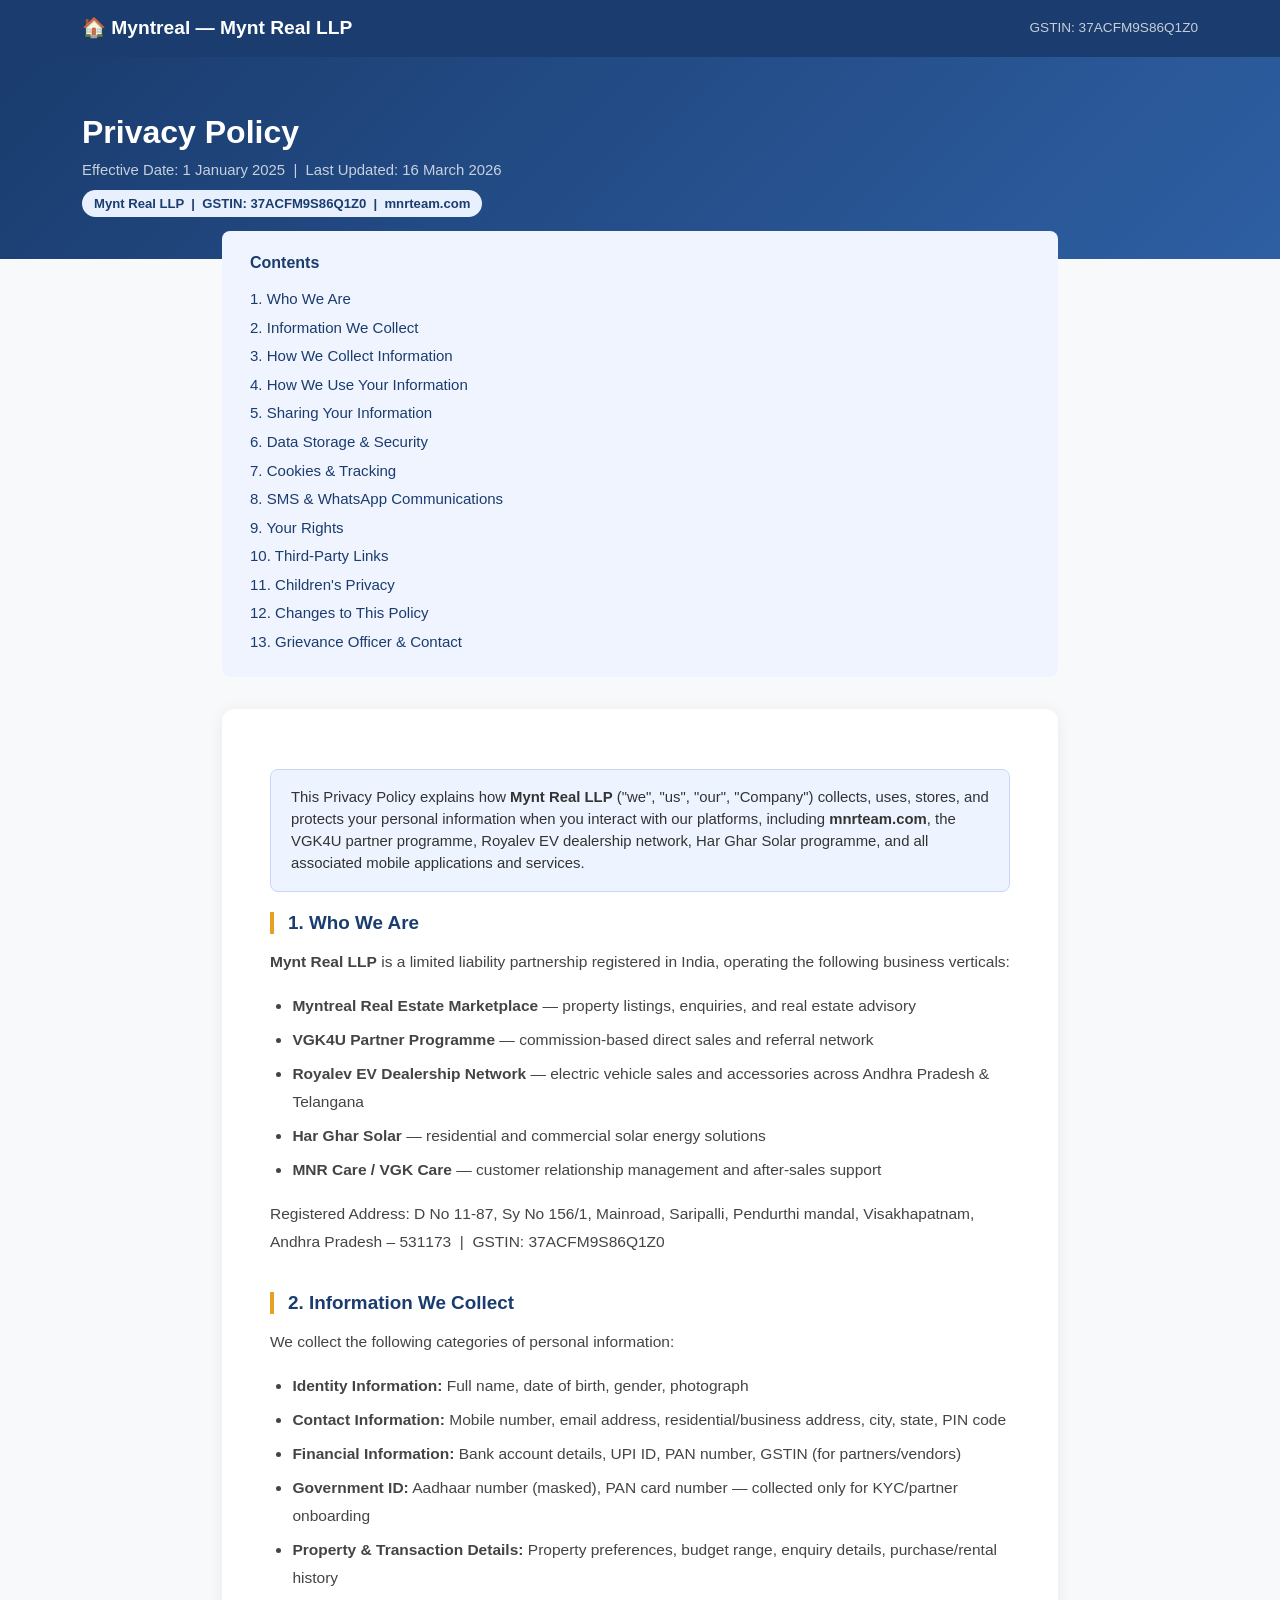
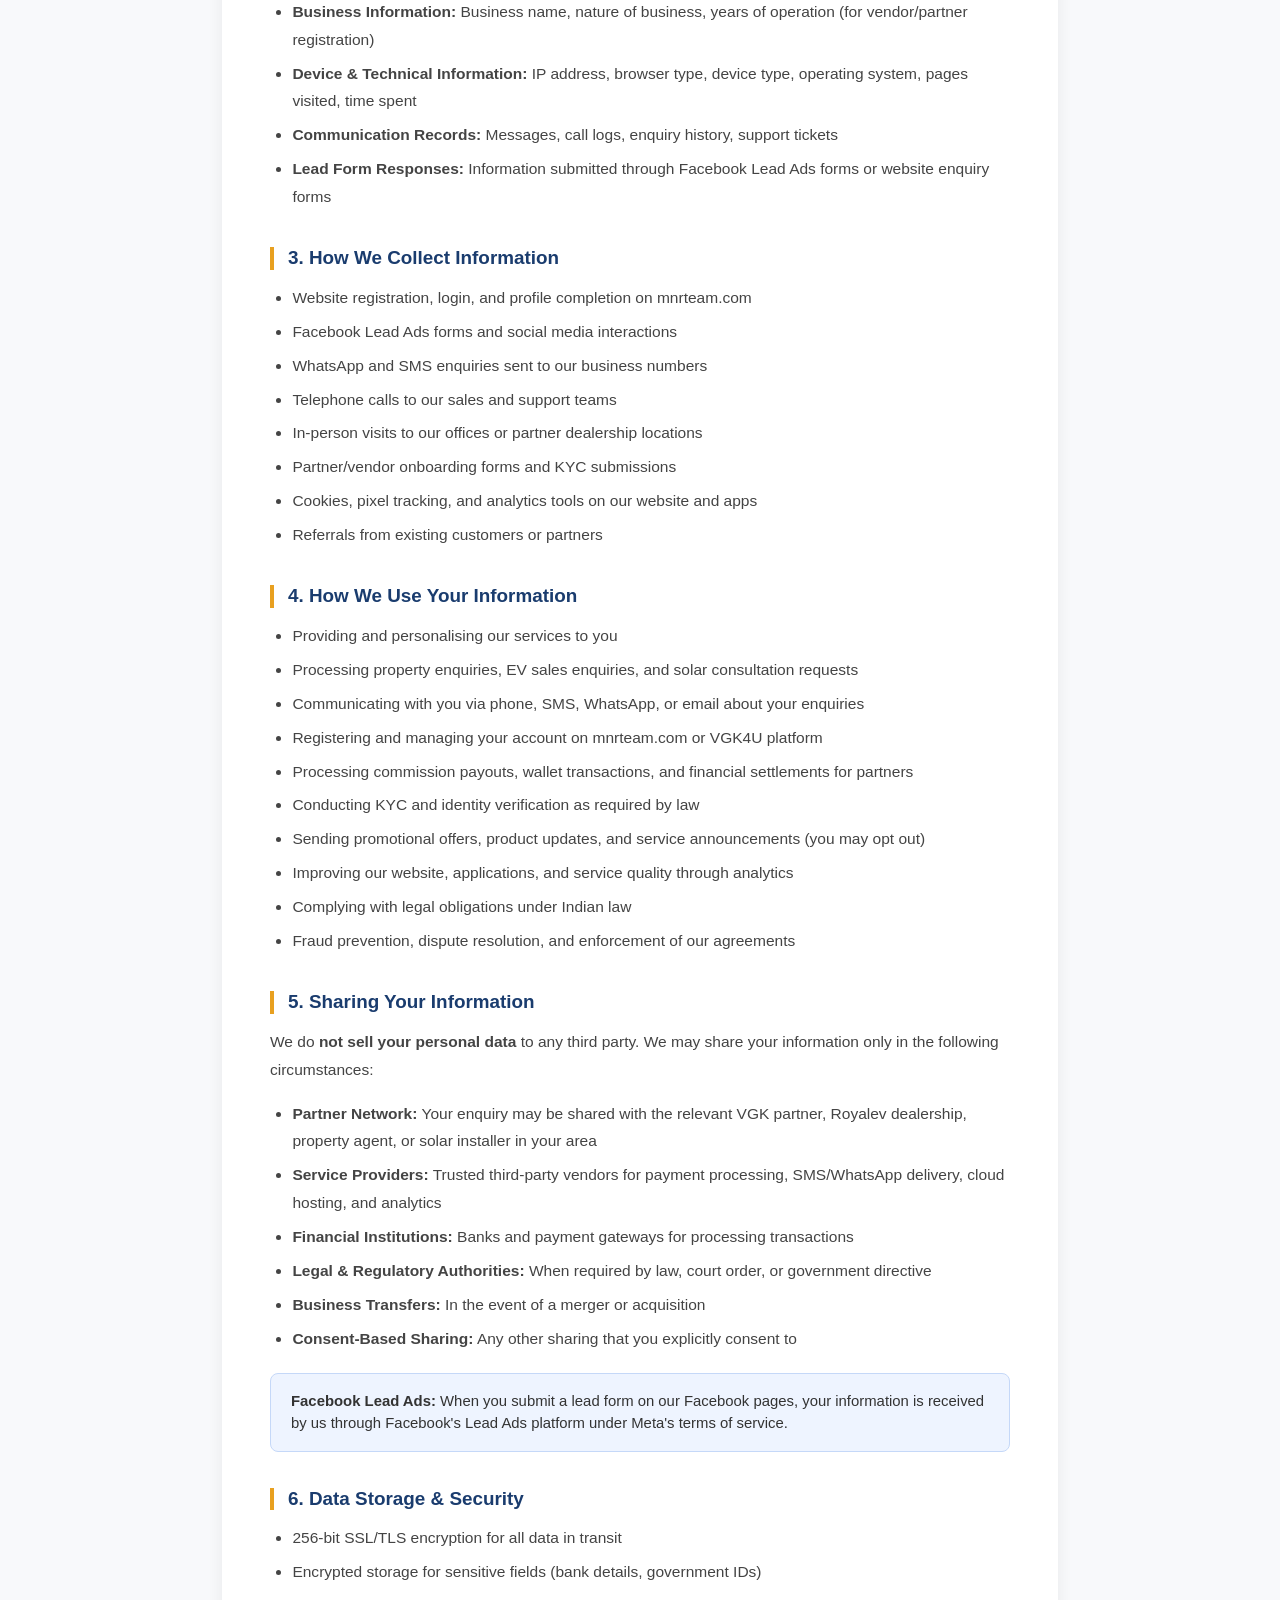
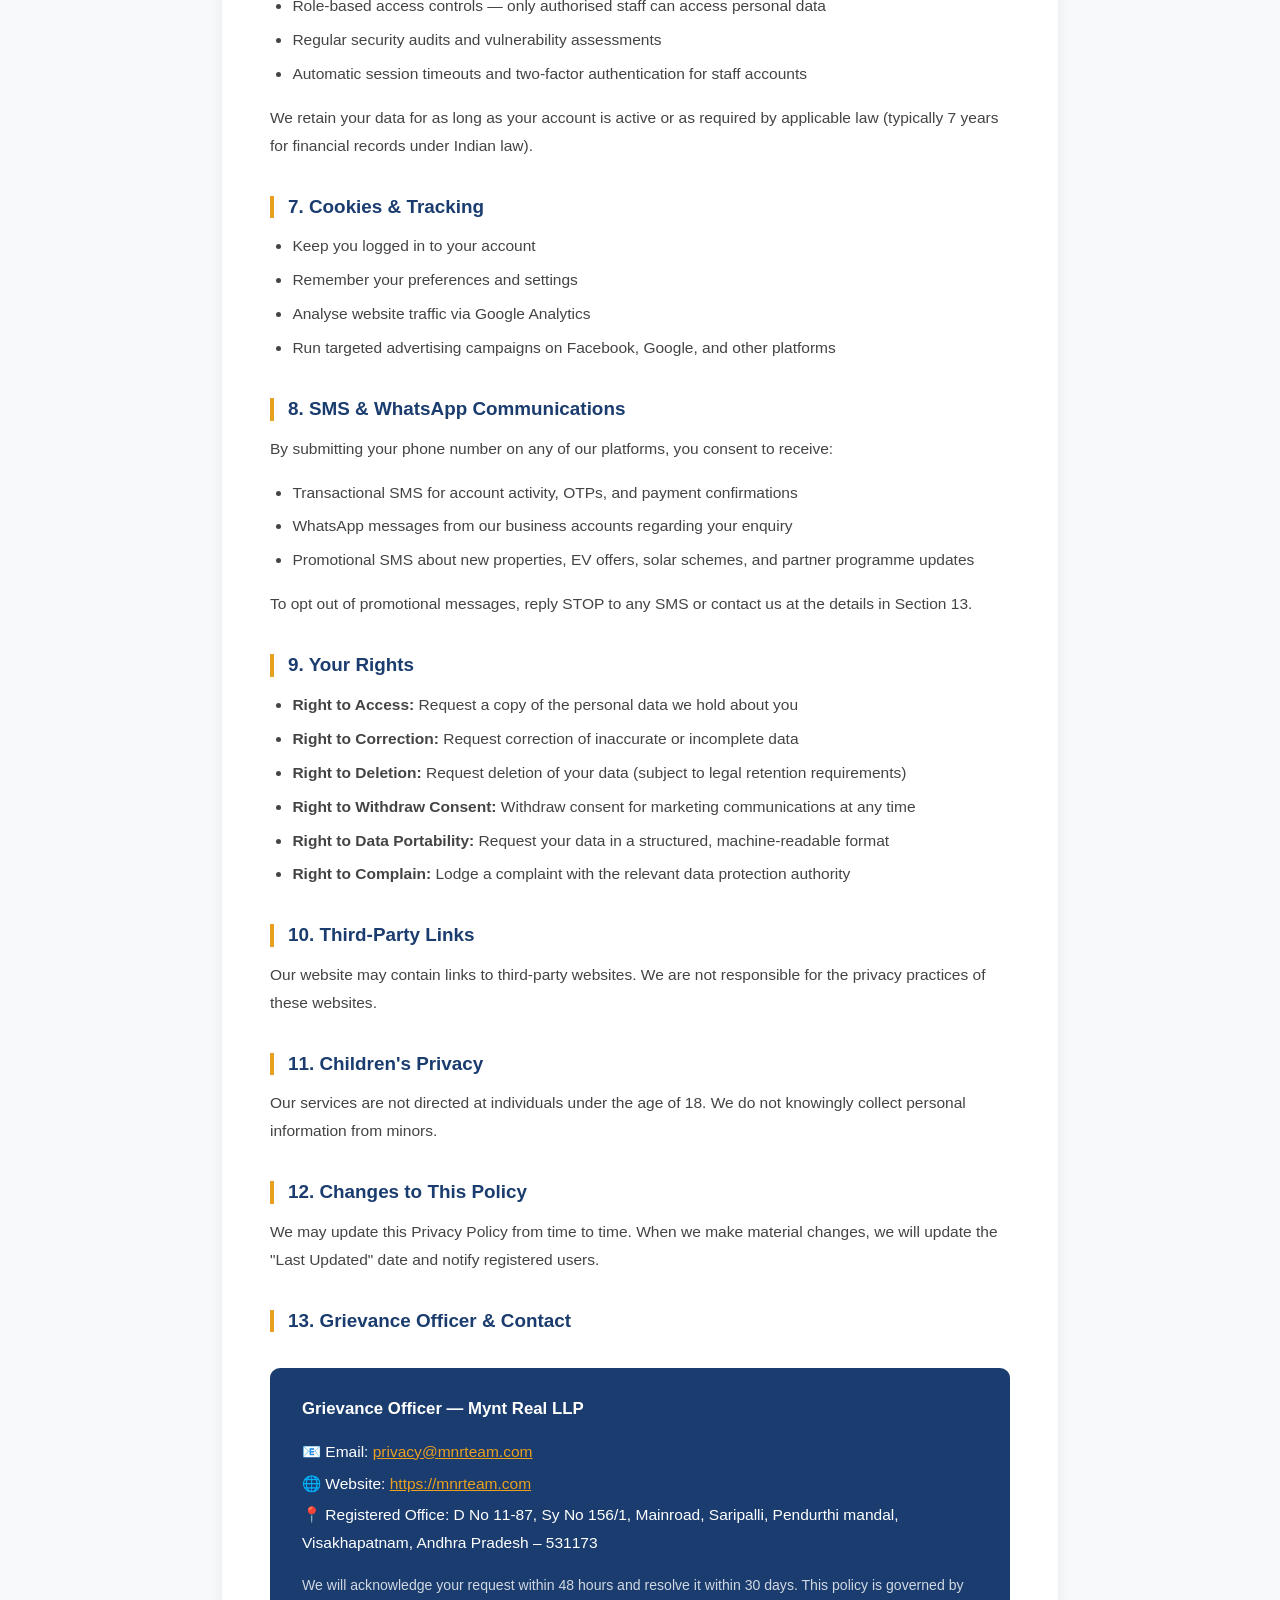
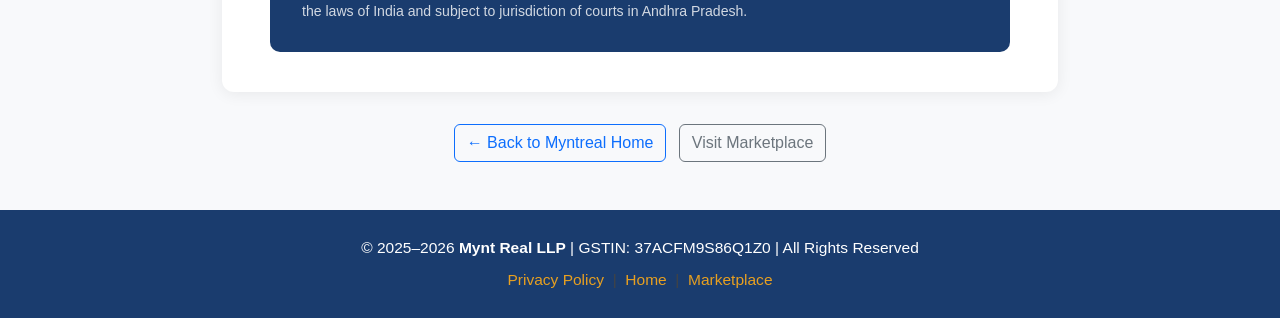
<file: privacy/index.html>
<!DOCTYPE html>
<html lang="en">
<head>
  <meta charset="UTF-8" />
  <meta name="viewport" content="width=device-width, initial-scale=1.0" />
  <title>Privacy Policy — Mynt Real LLP | Myntreal</title>
  <meta name="description" content="Privacy Policy of Mynt Real LLP — mnrteam.com. How we collect, use and protect your personal information." />
  <link rel="icon" href="/favicon.ico" />
  <link rel="stylesheet" href="https://cdn.jsdelivr.net/npm/bootstrap@5.3.2/dist/css/bootstrap.min.css" />
  <style>
    :root { --brand: #1a3c6e; --accent: #e8a020; --light-bg: #f8f9fb; }
    body { font-family: 'Segoe UI', sans-serif; background: var(--light-bg); color: #333; }
    .top-bar { background: var(--brand); color: #fff; padding: 14px 0; }
    .top-bar a { color: #fff; text-decoration: none; font-weight: 600; font-size: 1.2rem; }
    .top-bar a:hover { color: var(--accent); }
    .policy-header { background: linear-gradient(135deg, #1a3c6e 0%, #2e5fa3 100%); color: #fff; padding: 56px 0 42px; }
    .policy-header h1 { font-size: 2rem; font-weight: 700; }
    .policy-header .meta { opacity: .75; font-size: .93rem; margin-top: 8px; }
    .policy-card { background: #fff; border-radius: 12px; box-shadow: 0 2px 16px rgba(0,0,0,.07); padding: 40px 48px; margin-bottom: 32px; }
    @media(max-width:600px){ .policy-card { padding: 24px 18px; } }
    h2 { font-size: 1.18rem; font-weight: 700; color: var(--brand); border-left: 4px solid var(--accent); padding-left: 14px; margin: 36px 0 14px; }
    h2:first-of-type { margin-top: 0; }
    p, li { font-size: .97rem; line-height: 1.8; color: #444; }
    ul { padding-left: 1.4rem; }
    li { margin-bottom: 6px; }
    .highlight-box { background: #eef4ff; border: 1px solid #c5d8f8; border-radius: 8px; padding: 16px 20px; margin: 20px 0; font-size: .93rem; }
    .contact-box { background: var(--brand); color: #fff; border-radius: 10px; padding: 28px 32px; margin-top: 36px; }
    .contact-box a { color: var(--accent); }
    .toc { background: #f0f4ff; border-radius: 8px; padding: 20px 28px; margin-bottom: 32px; }
    .toc a { color: var(--brand); text-decoration: none; font-size: .94rem; display: block; padding: 3px 0; }
    .toc a:hover { color: var(--accent); text-decoration: underline; }
    .badge-gstin { background: #e8f0fe; color: var(--brand); padding: 4px 12px; border-radius: 20px; font-size: .82rem; font-weight: 600; display: inline-block; margin-top: 8px; }
    footer { background: var(--brand); color: rgba(255,255,255,.7); padding: 24px 0; font-size: .86rem; text-align: center; margin-top: 48px; }
    footer a { color: var(--accent); text-decoration: none; }
  </style>
</head>
<body>

<div class="top-bar">
  <div class="container d-flex align-items-center justify-content-between">
    <a href="/">🏠 Myntreal — Mynt Real LLP</a>
    <span style="font-size:.85rem;opacity:.75;">GSTIN: 37ACFM9S86Q1Z0</span>
  </div>
</div>

<div class="policy-header">
  <div class="container">
    <h1>Privacy Policy</h1>
    <div class="meta">Effective Date: 1 January 2025 &nbsp;|&nbsp; Last Updated: 16 March 2026</div>
    <div class="badge-gstin mt-2">Mynt Real LLP &nbsp;|&nbsp; GSTIN: 37ACFM9S86Q1Z0 &nbsp;|&nbsp; mnrteam.com</div>
  </div>
</div>

<div class="container" style="max-width:860px; margin-top: -28px; position:relative; z-index:1;">

  <div class="toc">
    <strong style="color:var(--brand); display:block; margin-bottom:10px;">Contents</strong>
    <a href="#s1">1. Who We Are</a>
    <a href="#s2">2. Information We Collect</a>
    <a href="#s3">3. How We Collect Information</a>
    <a href="#s4">4. How We Use Your Information</a>
    <a href="#s5">5. Sharing Your Information</a>
    <a href="#s6">6. Data Storage &amp; Security</a>
    <a href="#s7">7. Cookies &amp; Tracking</a>
    <a href="#s8">8. SMS &amp; WhatsApp Communications</a>
    <a href="#s9">9. Your Rights</a>
    <a href="#s10">10. Third-Party Links</a>
    <a href="#s11">11. Children's Privacy</a>
    <a href="#s12">12. Changes to This Policy</a>
    <a href="#s13">13. Grievance Officer &amp; Contact</a>
  </div>

  <div class="policy-card">

    <div class="highlight-box">
      This Privacy Policy explains how <strong>Mynt Real LLP</strong> ("we", "us", "our", "Company") collects, uses, stores, and protects your personal information when you interact with our platforms, including <strong>mnrteam.com</strong>, the VGK4U partner programme, Royalev EV dealership network, Har Ghar Solar programme, and all associated mobile applications and services.
    </div>

    <h2 id="s1">1. Who We Are</h2>
    <p><strong>Mynt Real LLP</strong> is a limited liability partnership registered in India, operating the following business verticals:</p>
    <ul>
      <li><strong>Myntreal Real Estate Marketplace</strong> — property listings, enquiries, and real estate advisory</li>
      <li><strong>VGK4U Partner Programme</strong> — commission-based direct sales and referral network</li>
      <li><strong>Royalev EV Dealership Network</strong> — electric vehicle sales and accessories across Andhra Pradesh &amp; Telangana</li>
      <li><strong>Har Ghar Solar</strong> — residential and commercial solar energy solutions</li>
      <li><strong>MNR Care / VGK Care</strong> — customer relationship management and after-sales support</li>
    </ul>
    <p>Registered Address: D No 11-87, Sy No 156/1, Mainroad, Saripalli, Pendurthi mandal, Visakhapatnam, Andhra Pradesh – 531173 &nbsp;|&nbsp; GSTIN: 37ACFM9S86Q1Z0</p>

    <h2 id="s2">2. Information We Collect</h2>
    <p>We collect the following categories of personal information:</p>
    <ul>
      <li><strong>Identity Information:</strong> Full name, date of birth, gender, photograph</li>
      <li><strong>Contact Information:</strong> Mobile number, email address, residential/business address, city, state, PIN code</li>
      <li><strong>Financial Information:</strong> Bank account details, UPI ID, PAN number, GSTIN (for partners/vendors)</li>
      <li><strong>Government ID:</strong> Aadhaar number (masked), PAN card number — collected only for KYC/partner onboarding</li>
      <li><strong>Property &amp; Transaction Details:</strong> Property preferences, budget range, enquiry details, purchase/rental history</li>
      <li><strong>Business Information:</strong> Business name, nature of business, years of operation (for vendor/partner registration)</li>
      <li><strong>Device &amp; Technical Information:</strong> IP address, browser type, device type, operating system, pages visited, time spent</li>
      <li><strong>Communication Records:</strong> Messages, call logs, enquiry history, support tickets</li>
      <li><strong>Lead Form Responses:</strong> Information submitted through Facebook Lead Ads forms or website enquiry forms</li>
    </ul>

    <h2 id="s3">3. How We Collect Information</h2>
    <ul>
      <li>Website registration, login, and profile completion on mnrteam.com</li>
      <li>Facebook Lead Ads forms and social media interactions</li>
      <li>WhatsApp and SMS enquiries sent to our business numbers</li>
      <li>Telephone calls to our sales and support teams</li>
      <li>In-person visits to our offices or partner dealership locations</li>
      <li>Partner/vendor onboarding forms and KYC submissions</li>
      <li>Cookies, pixel tracking, and analytics tools on our website and apps</li>
      <li>Referrals from existing customers or partners</li>
    </ul>

    <h2 id="s4">4. How We Use Your Information</h2>
    <ul>
      <li>Providing and personalising our services to you</li>
      <li>Processing property enquiries, EV sales enquiries, and solar consultation requests</li>
      <li>Communicating with you via phone, SMS, WhatsApp, or email about your enquiries</li>
      <li>Registering and managing your account on mnrteam.com or VGK4U platform</li>
      <li>Processing commission payouts, wallet transactions, and financial settlements for partners</li>
      <li>Conducting KYC and identity verification as required by law</li>
      <li>Sending promotional offers, product updates, and service announcements (you may opt out)</li>
      <li>Improving our website, applications, and service quality through analytics</li>
      <li>Complying with legal obligations under Indian law</li>
      <li>Fraud prevention, dispute resolution, and enforcement of our agreements</li>
    </ul>

    <h2 id="s5">5. Sharing Your Information</h2>
    <p>We do <strong>not sell your personal data</strong> to any third party. We may share your information only in the following circumstances:</p>
    <ul>
      <li><strong>Partner Network:</strong> Your enquiry may be shared with the relevant VGK partner, Royalev dealership, property agent, or solar installer in your area</li>
      <li><strong>Service Providers:</strong> Trusted third-party vendors for payment processing, SMS/WhatsApp delivery, cloud hosting, and analytics</li>
      <li><strong>Financial Institutions:</strong> Banks and payment gateways for processing transactions</li>
      <li><strong>Legal &amp; Regulatory Authorities:</strong> When required by law, court order, or government directive</li>
      <li><strong>Business Transfers:</strong> In the event of a merger or acquisition</li>
      <li><strong>Consent-Based Sharing:</strong> Any other sharing that you explicitly consent to</li>
    </ul>
    <div class="highlight-box">
      <strong>Facebook Lead Ads:</strong> When you submit a lead form on our Facebook pages, your information is received by us through Facebook's Lead Ads platform under Meta's terms of service.
    </div>

    <h2 id="s6">6. Data Storage &amp; Security</h2>
    <ul>
      <li>256-bit SSL/TLS encryption for all data in transit</li>
      <li>Encrypted storage for sensitive fields (bank details, government IDs)</li>
      <li>Role-based access controls — only authorised staff can access personal data</li>
      <li>Regular security audits and vulnerability assessments</li>
      <li>Automatic session timeouts and two-factor authentication for staff accounts</li>
    </ul>
    <p>We retain your data for as long as your account is active or as required by applicable law (typically 7 years for financial records under Indian law).</p>

    <h2 id="s7">7. Cookies &amp; Tracking</h2>
    <ul>
      <li>Keep you logged in to your account</li>
      <li>Remember your preferences and settings</li>
      <li>Analyse website traffic via Google Analytics</li>
      <li>Run targeted advertising campaigns on Facebook, Google, and other platforms</li>
    </ul>

    <h2 id="s8">8. SMS &amp; WhatsApp Communications</h2>
    <p>By submitting your phone number on any of our platforms, you consent to receive:</p>
    <ul>
      <li>Transactional SMS for account activity, OTPs, and payment confirmations</li>
      <li>WhatsApp messages from our business accounts regarding your enquiry</li>
      <li>Promotional SMS about new properties, EV offers, solar schemes, and partner programme updates</li>
    </ul>
    <p>To opt out of promotional messages, reply STOP to any SMS or contact us at the details in Section 13.</p>

    <h2 id="s9">9. Your Rights</h2>
    <ul>
      <li><strong>Right to Access:</strong> Request a copy of the personal data we hold about you</li>
      <li><strong>Right to Correction:</strong> Request correction of inaccurate or incomplete data</li>
      <li><strong>Right to Deletion:</strong> Request deletion of your data (subject to legal retention requirements)</li>
      <li><strong>Right to Withdraw Consent:</strong> Withdraw consent for marketing communications at any time</li>
      <li><strong>Right to Data Portability:</strong> Request your data in a structured, machine-readable format</li>
      <li><strong>Right to Complain:</strong> Lodge a complaint with the relevant data protection authority</li>
    </ul>

    <h2 id="s10">10. Third-Party Links</h2>
    <p>Our website may contain links to third-party websites. We are not responsible for the privacy practices of these websites.</p>

    <h2 id="s11">11. Children's Privacy</h2>
    <p>Our services are not directed at individuals under the age of 18. We do not knowingly collect personal information from minors.</p>

    <h2 id="s12">12. Changes to This Policy</h2>
    <p>We may update this Privacy Policy from time to time. When we make material changes, we will update the "Last Updated" date and notify registered users.</p>

    <h2 id="s13">13. Grievance Officer &amp; Contact</h2>
    <div class="contact-box">
      <strong style="font-size:1.05rem;">Grievance Officer — Mynt Real LLP</strong>
      <p class="mt-3 mb-1 text-white">📧 Email: <a href="mailto:privacy@mnrteam.com">privacy@mnrteam.com</a></p>
      <p class="mb-1 text-white">🌐 Website: <a href="https://mnrteam.com" target="_blank">https://mnrteam.com</a></p>
      <p class="mb-1 text-white">📍 Registered Office: D No 11-87, Sy No 156/1, Mainroad, Saripalli, Pendurthi mandal, Visakhapatnam, Andhra Pradesh – 531173</p>
      <p class="text-white mb-0 mt-3" style="font-size:.88rem; opacity:.8;">We will acknowledge your request within 48 hours and resolve it within 30 days. This policy is governed by the laws of India and subject to jurisdiction of courts in Andhra Pradesh.</p>
    </div>

  </div>

  <div class="text-center mb-5">
    <a href="/index.html" class="btn btn-outline-primary me-2">← Back to Myntreal Home</a>
    <a href="https://vgk4u.com/ecom" class="btn btn-outline-secondary">Visit Marketplace</a>
  </div>

</div>

<footer>
  <div class="container">
    <p class="mb-1 text-white">© 2025–2026 <strong>Mynt Real LLP</strong> | GSTIN: 37ACFM9S86Q1Z0 | All Rights Reserved</p>
    <p class="mb-0"><a href="/privacy-policy">Privacy Policy</a> &nbsp;|&nbsp; <a href="/">Home</a> &nbsp;|&nbsp; <a href="/marketplace">Marketplace</a></p>
  </div>
</footer>

</body>
</html>
</file>
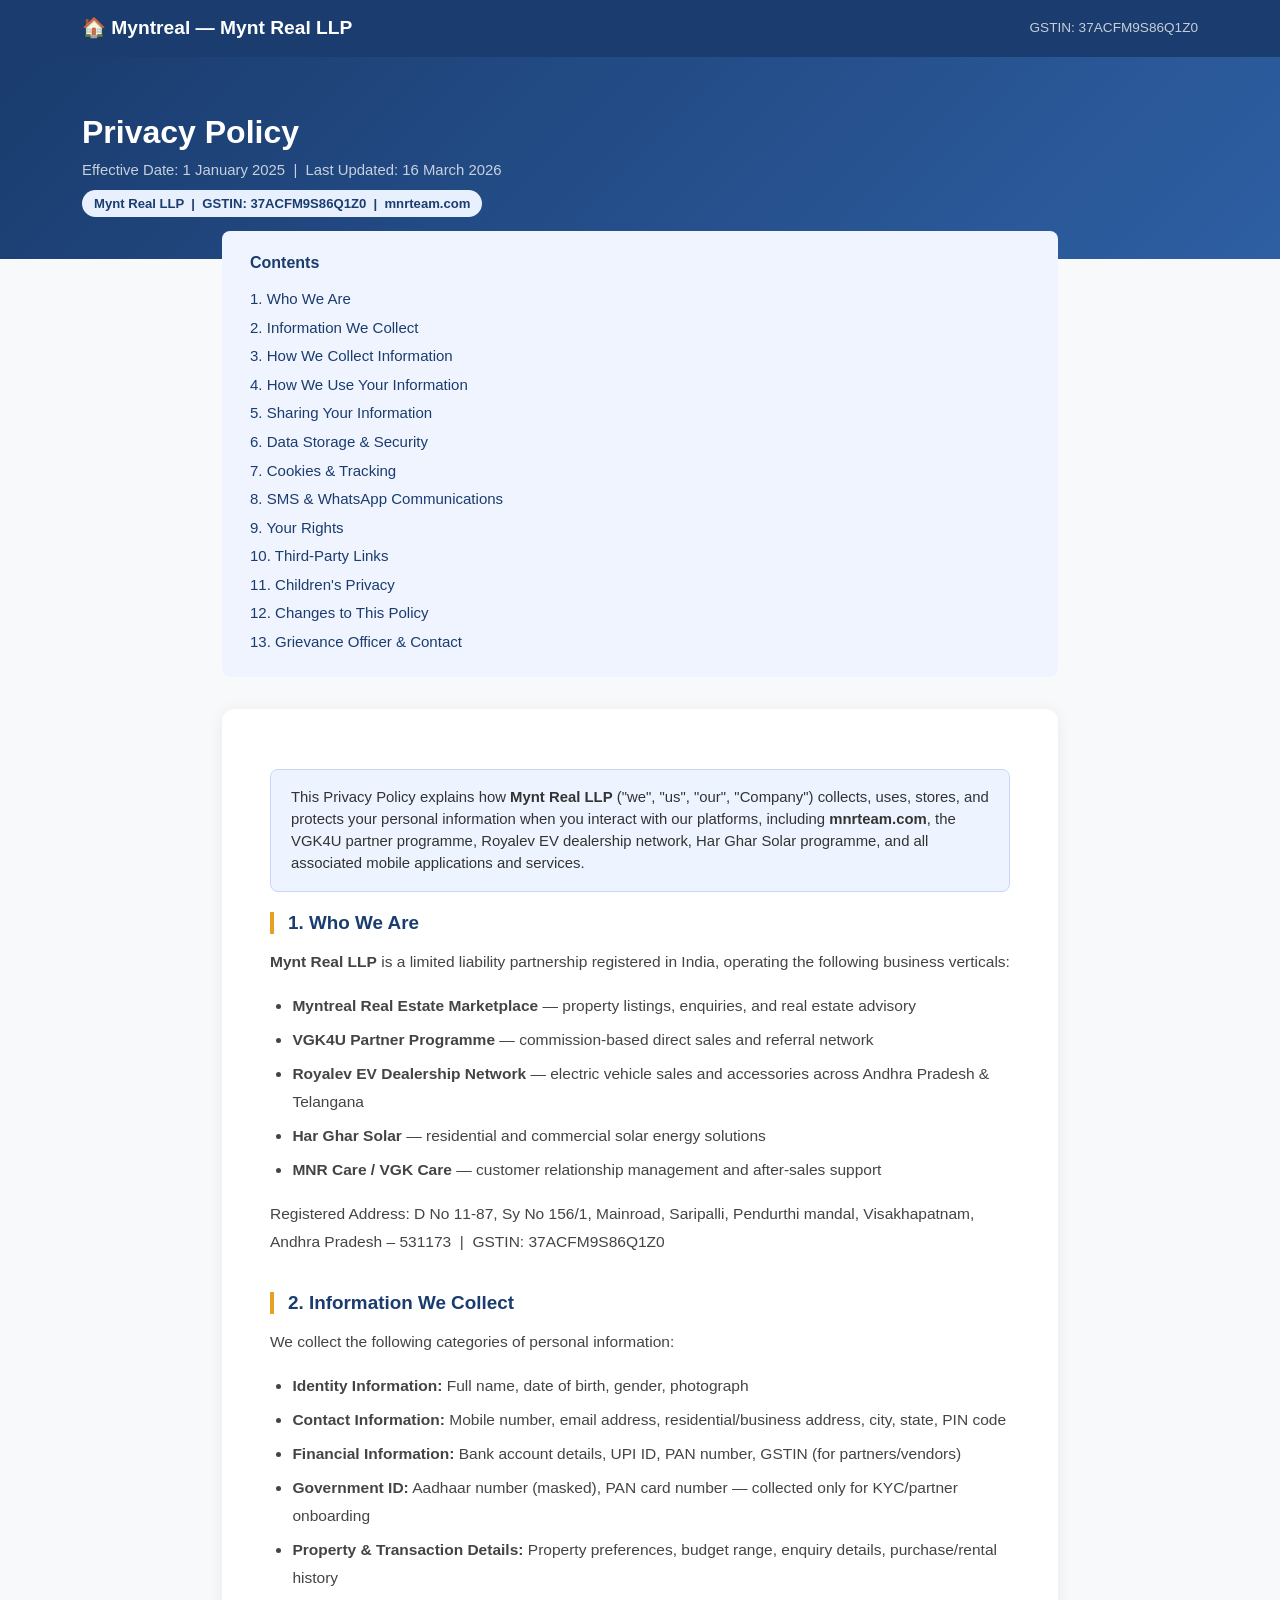
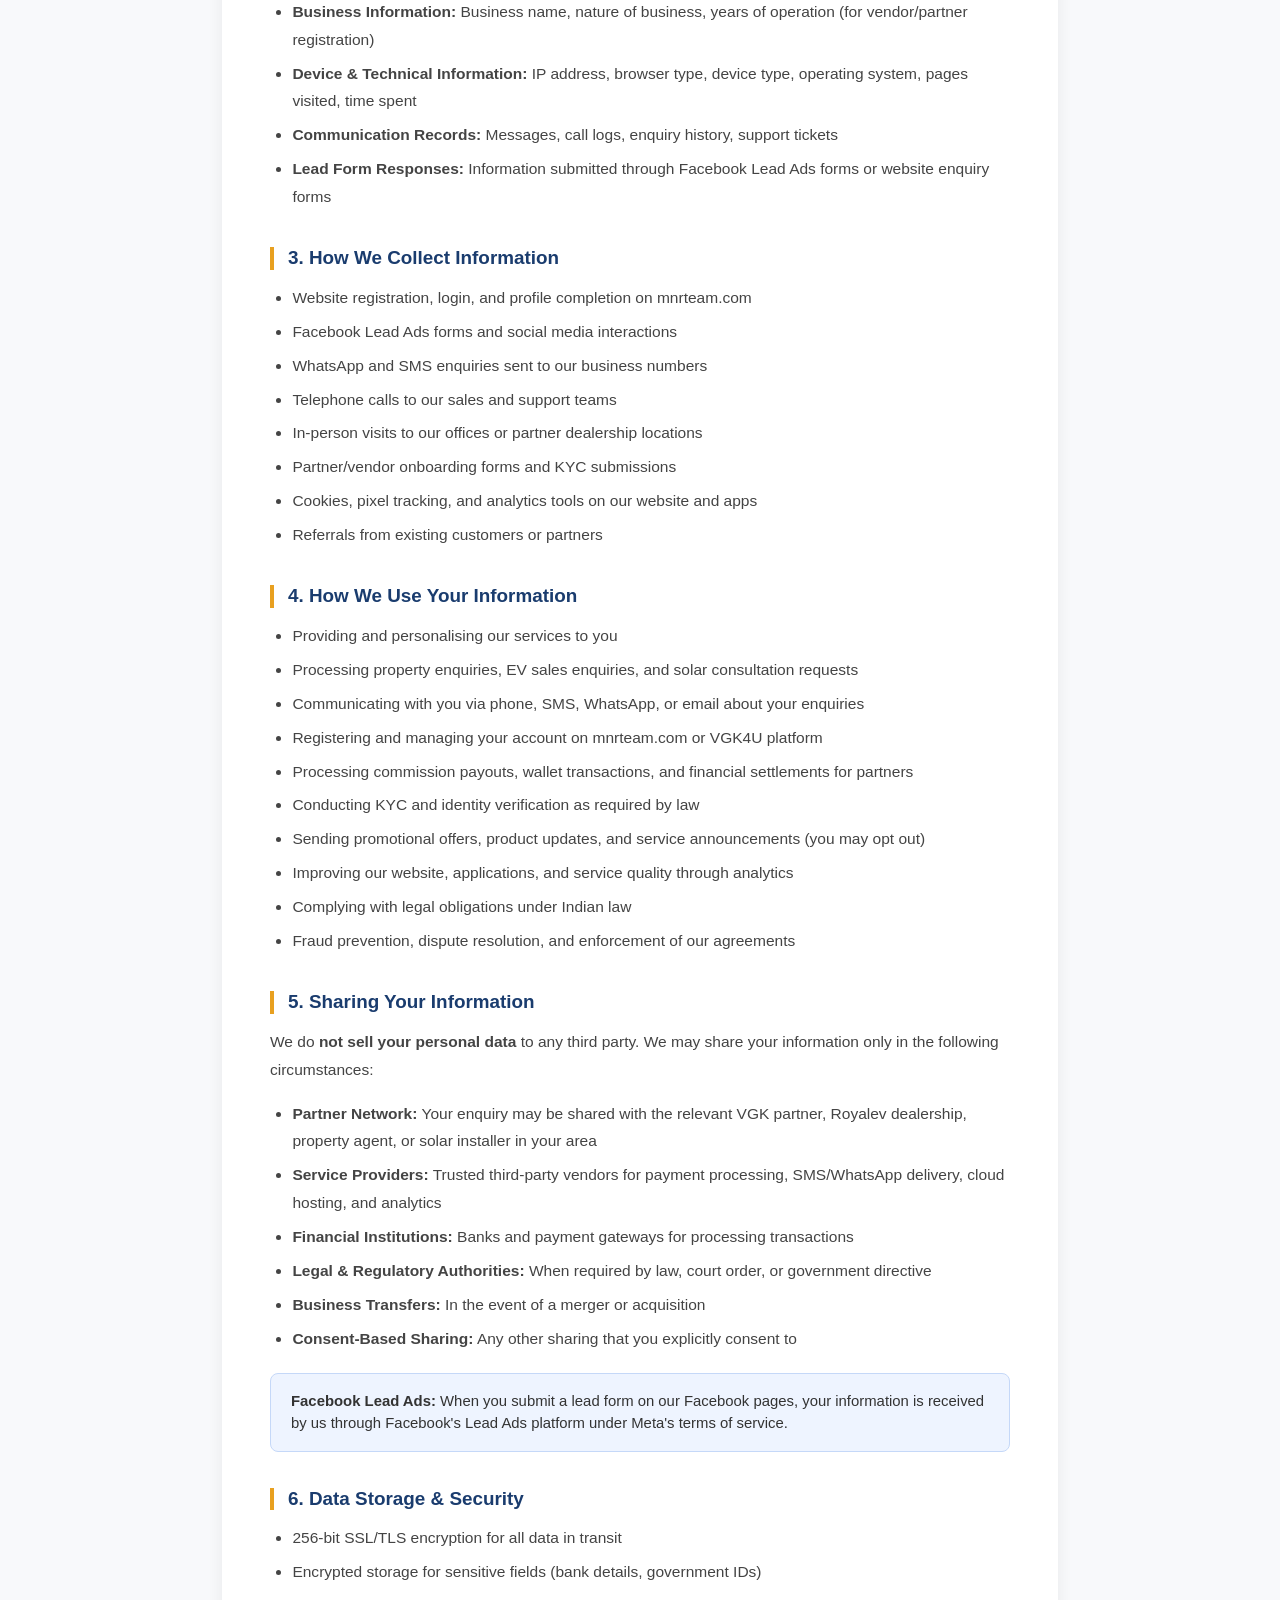
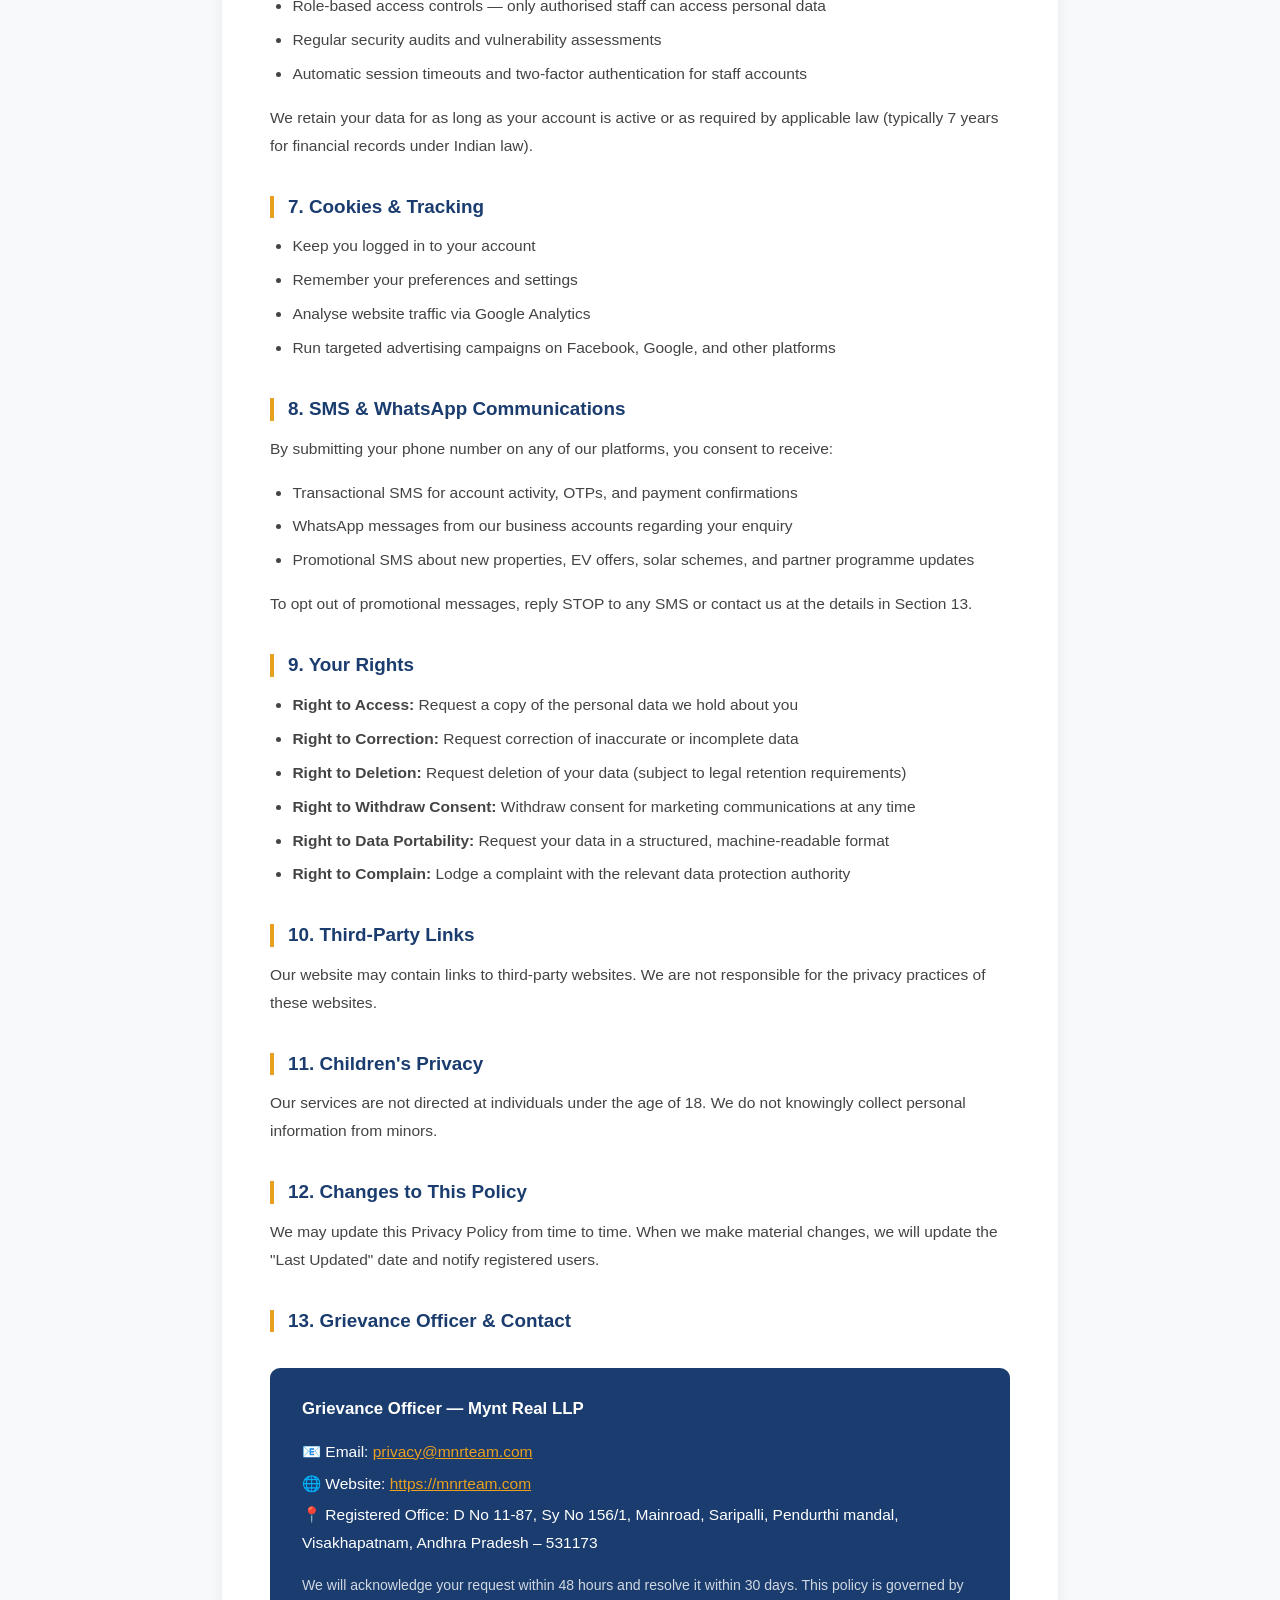
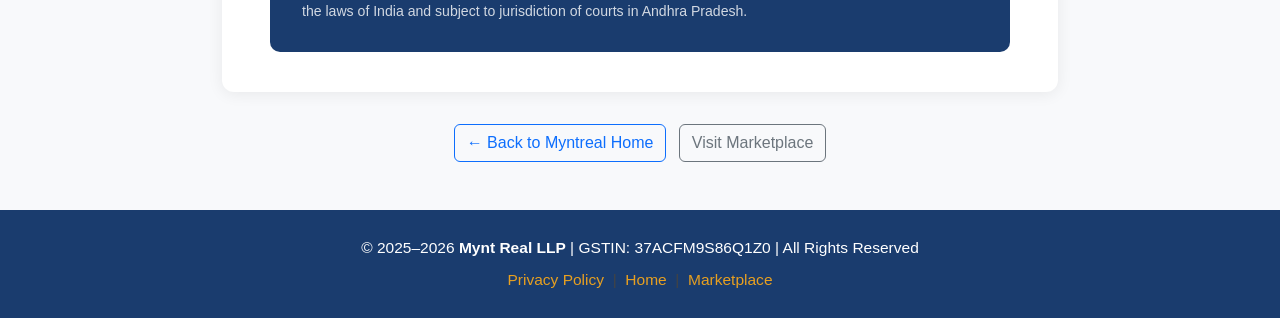
<file: root/privacy/index.html>
<!DOCTYPE html>
<html lang="en">
<head>
  <meta charset="UTF-8" />
  <meta name="viewport" content="width=device-width, initial-scale=1.0" />
  <title>Privacy Policy — Mynt Real LLP | Myntreal</title>
  <meta name="description" content="Privacy Policy of Mynt Real LLP — mnrteam.com. How we collect, use and protect your personal information." />
  <link rel="icon" href="/favicon.ico" />
  <link rel="stylesheet" href="https://cdn.jsdelivr.net/npm/bootstrap@5.3.2/dist/css/bootstrap.min.css" />
  <style>
    :root { --brand: #1a3c6e; --accent: #e8a020; --light-bg: #f8f9fb; }
    body { font-family: 'Segoe UI', sans-serif; background: var(--light-bg); color: #333; }
    .top-bar { background: var(--brand); color: #fff; padding: 14px 0; }
    .top-bar a { color: #fff; text-decoration: none; font-weight: 600; font-size: 1.2rem; }
    .top-bar a:hover { color: var(--accent); }
    .policy-header { background: linear-gradient(135deg, #1a3c6e 0%, #2e5fa3 100%); color: #fff; padding: 56px 0 42px; }
    .policy-header h1 { font-size: 2rem; font-weight: 700; }
    .policy-header .meta { opacity: .75; font-size: .93rem; margin-top: 8px; }
    .policy-card { background: #fff; border-radius: 12px; box-shadow: 0 2px 16px rgba(0,0,0,.07); padding: 40px 48px; margin-bottom: 32px; }
    @media(max-width:600px){ .policy-card { padding: 24px 18px; } }
    h2 { font-size: 1.18rem; font-weight: 700; color: var(--brand); border-left: 4px solid var(--accent); padding-left: 14px; margin: 36px 0 14px; }
    h2:first-of-type { margin-top: 0; }
    p, li { font-size: .97rem; line-height: 1.8; color: #444; }
    ul { padding-left: 1.4rem; }
    li { margin-bottom: 6px; }
    .highlight-box { background: #eef4ff; border: 1px solid #c5d8f8; border-radius: 8px; padding: 16px 20px; margin: 20px 0; font-size: .93rem; }
    .contact-box { background: var(--brand); color: #fff; border-radius: 10px; padding: 28px 32px; margin-top: 36px; }
    .contact-box a { color: var(--accent); }
    .toc { background: #f0f4ff; border-radius: 8px; padding: 20px 28px; margin-bottom: 32px; }
    .toc a { color: var(--brand); text-decoration: none; font-size: .94rem; display: block; padding: 3px 0; }
    .toc a:hover { color: var(--accent); text-decoration: underline; }
    .badge-gstin { background: #e8f0fe; color: var(--brand); padding: 4px 12px; border-radius: 20px; font-size: .82rem; font-weight: 600; display: inline-block; margin-top: 8px; }
    footer { background: var(--brand); color: rgba(255,255,255,.7); padding: 24px 0; font-size: .86rem; text-align: center; margin-top: 48px; }
    footer a { color: var(--accent); text-decoration: none; }
  </style>
</head>
<body>

<div class="top-bar">
  <div class="container d-flex align-items-center justify-content-between">
    <a href="/">🏠 Myntreal — Mynt Real LLP</a>
    <span style="font-size:.85rem;opacity:.75;">GSTIN: 37ACFM9S86Q1Z0</span>
  </div>
</div>

<div class="policy-header">
  <div class="container">
    <h1>Privacy Policy</h1>
    <div class="meta">Effective Date: 1 January 2025 &nbsp;|&nbsp; Last Updated: 16 March 2026</div>
    <div class="badge-gstin mt-2">Mynt Real LLP &nbsp;|&nbsp; GSTIN: 37ACFM9S86Q1Z0 &nbsp;|&nbsp; mnrteam.com</div>
  </div>
</div>

<div class="container" style="max-width:860px; margin-top: -28px; position:relative; z-index:1;">

  <div class="toc">
    <strong style="color:var(--brand); display:block; margin-bottom:10px;">Contents</strong>
    <a href="#s1">1. Who We Are</a>
    <a href="#s2">2. Information We Collect</a>
    <a href="#s3">3. How We Collect Information</a>
    <a href="#s4">4. How We Use Your Information</a>
    <a href="#s5">5. Sharing Your Information</a>
    <a href="#s6">6. Data Storage &amp; Security</a>
    <a href="#s7">7. Cookies &amp; Tracking</a>
    <a href="#s8">8. SMS &amp; WhatsApp Communications</a>
    <a href="#s9">9. Your Rights</a>
    <a href="#s10">10. Third-Party Links</a>
    <a href="#s11">11. Children's Privacy</a>
    <a href="#s12">12. Changes to This Policy</a>
    <a href="#s13">13. Grievance Officer &amp; Contact</a>
  </div>

  <div class="policy-card">

    <div class="highlight-box">
      This Privacy Policy explains how <strong>Mynt Real LLP</strong> ("we", "us", "our", "Company") collects, uses, stores, and protects your personal information when you interact with our platforms, including <strong>mnrteam.com</strong>, the VGK4U partner programme, Royalev EV dealership network, Har Ghar Solar programme, and all associated mobile applications and services.
    </div>

    <h2 id="s1">1. Who We Are</h2>
    <p><strong>Mynt Real LLP</strong> is a limited liability partnership registered in India, operating the following business verticals:</p>
    <ul>
      <li><strong>Myntreal Real Estate Marketplace</strong> — property listings, enquiries, and real estate advisory</li>
      <li><strong>VGK4U Partner Programme</strong> — commission-based direct sales and referral network</li>
      <li><strong>Royalev EV Dealership Network</strong> — electric vehicle sales and accessories across Andhra Pradesh &amp; Telangana</li>
      <li><strong>Har Ghar Solar</strong> — residential and commercial solar energy solutions</li>
      <li><strong>MNR Care / VGK Care</strong> — customer relationship management and after-sales support</li>
    </ul>
    <p>Registered Address: D No 11-87, Sy No 156/1, Mainroad, Saripalli, Pendurthi mandal, Visakhapatnam, Andhra Pradesh – 531173 &nbsp;|&nbsp; GSTIN: 37ACFM9S86Q1Z0</p>

    <h2 id="s2">2. Information We Collect</h2>
    <p>We collect the following categories of personal information:</p>
    <ul>
      <li><strong>Identity Information:</strong> Full name, date of birth, gender, photograph</li>
      <li><strong>Contact Information:</strong> Mobile number, email address, residential/business address, city, state, PIN code</li>
      <li><strong>Financial Information:</strong> Bank account details, UPI ID, PAN number, GSTIN (for partners/vendors)</li>
      <li><strong>Government ID:</strong> Aadhaar number (masked), PAN card number — collected only for KYC/partner onboarding</li>
      <li><strong>Property &amp; Transaction Details:</strong> Property preferences, budget range, enquiry details, purchase/rental history</li>
      <li><strong>Business Information:</strong> Business name, nature of business, years of operation (for vendor/partner registration)</li>
      <li><strong>Device &amp; Technical Information:</strong> IP address, browser type, device type, operating system, pages visited, time spent</li>
      <li><strong>Communication Records:</strong> Messages, call logs, enquiry history, support tickets</li>
      <li><strong>Lead Form Responses:</strong> Information submitted through Facebook Lead Ads forms or website enquiry forms</li>
    </ul>

    <h2 id="s3">3. How We Collect Information</h2>
    <ul>
      <li>Website registration, login, and profile completion on mnrteam.com</li>
      <li>Facebook Lead Ads forms and social media interactions</li>
      <li>WhatsApp and SMS enquiries sent to our business numbers</li>
      <li>Telephone calls to our sales and support teams</li>
      <li>In-person visits to our offices or partner dealership locations</li>
      <li>Partner/vendor onboarding forms and KYC submissions</li>
      <li>Cookies, pixel tracking, and analytics tools on our website and apps</li>
      <li>Referrals from existing customers or partners</li>
    </ul>

    <h2 id="s4">4. How We Use Your Information</h2>
    <ul>
      <li>Providing and personalising our services to you</li>
      <li>Processing property enquiries, EV sales enquiries, and solar consultation requests</li>
      <li>Communicating with you via phone, SMS, WhatsApp, or email about your enquiries</li>
      <li>Registering and managing your account on mnrteam.com or VGK4U platform</li>
      <li>Processing commission payouts, wallet transactions, and financial settlements for partners</li>
      <li>Conducting KYC and identity verification as required by law</li>
      <li>Sending promotional offers, product updates, and service announcements (you may opt out)</li>
      <li>Improving our website, applications, and service quality through analytics</li>
      <li>Complying with legal obligations under Indian law</li>
      <li>Fraud prevention, dispute resolution, and enforcement of our agreements</li>
    </ul>

    <h2 id="s5">5. Sharing Your Information</h2>
    <p>We do <strong>not sell your personal data</strong> to any third party. We may share your information only in the following circumstances:</p>
    <ul>
      <li><strong>Partner Network:</strong> Your enquiry may be shared with the relevant VGK partner, Royalev dealership, property agent, or solar installer in your area</li>
      <li><strong>Service Providers:</strong> Trusted third-party vendors for payment processing, SMS/WhatsApp delivery, cloud hosting, and analytics</li>
      <li><strong>Financial Institutions:</strong> Banks and payment gateways for processing transactions</li>
      <li><strong>Legal &amp; Regulatory Authorities:</strong> When required by law, court order, or government directive</li>
      <li><strong>Business Transfers:</strong> In the event of a merger or acquisition</li>
      <li><strong>Consent-Based Sharing:</strong> Any other sharing that you explicitly consent to</li>
    </ul>
    <div class="highlight-box">
      <strong>Facebook Lead Ads:</strong> When you submit a lead form on our Facebook pages, your information is received by us through Facebook's Lead Ads platform under Meta's terms of service.
    </div>

    <h2 id="s6">6. Data Storage &amp; Security</h2>
    <ul>
      <li>256-bit SSL/TLS encryption for all data in transit</li>
      <li>Encrypted storage for sensitive fields (bank details, government IDs)</li>
      <li>Role-based access controls — only authorised staff can access personal data</li>
      <li>Regular security audits and vulnerability assessments</li>
      <li>Automatic session timeouts and two-factor authentication for staff accounts</li>
    </ul>
    <p>We retain your data for as long as your account is active or as required by applicable law (typically 7 years for financial records under Indian law).</p>

    <h2 id="s7">7. Cookies &amp; Tracking</h2>
    <ul>
      <li>Keep you logged in to your account</li>
      <li>Remember your preferences and settings</li>
      <li>Analyse website traffic via Google Analytics</li>
      <li>Run targeted advertising campaigns on Facebook, Google, and other platforms</li>
    </ul>

    <h2 id="s8">8. SMS &amp; WhatsApp Communications</h2>
    <p>By submitting your phone number on any of our platforms, you consent to receive:</p>
    <ul>
      <li>Transactional SMS for account activity, OTPs, and payment confirmations</li>
      <li>WhatsApp messages from our business accounts regarding your enquiry</li>
      <li>Promotional SMS about new properties, EV offers, solar schemes, and partner programme updates</li>
    </ul>
    <p>To opt out of promotional messages, reply STOP to any SMS or contact us at the details in Section 13.</p>

    <h2 id="s9">9. Your Rights</h2>
    <ul>
      <li><strong>Right to Access:</strong> Request a copy of the personal data we hold about you</li>
      <li><strong>Right to Correction:</strong> Request correction of inaccurate or incomplete data</li>
      <li><strong>Right to Deletion:</strong> Request deletion of your data (subject to legal retention requirements)</li>
      <li><strong>Right to Withdraw Consent:</strong> Withdraw consent for marketing communications at any time</li>
      <li><strong>Right to Data Portability:</strong> Request your data in a structured, machine-readable format</li>
      <li><strong>Right to Complain:</strong> Lodge a complaint with the relevant data protection authority</li>
    </ul>

    <h2 id="s10">10. Third-Party Links</h2>
    <p>Our website may contain links to third-party websites. We are not responsible for the privacy practices of these websites.</p>

    <h2 id="s11">11. Children's Privacy</h2>
    <p>Our services are not directed at individuals under the age of 18. We do not knowingly collect personal information from minors.</p>

    <h2 id="s12">12. Changes to This Policy</h2>
    <p>We may update this Privacy Policy from time to time. When we make material changes, we will update the "Last Updated" date and notify registered users.</p>

    <h2 id="s13">13. Grievance Officer &amp; Contact</h2>
    <div class="contact-box">
      <strong style="font-size:1.05rem;">Grievance Officer — Mynt Real LLP</strong>
      <p class="mt-3 mb-1 text-white">📧 Email: <a href="mailto:privacy@mnrteam.com">privacy@mnrteam.com</a></p>
      <p class="mb-1 text-white">🌐 Website: <a href="https://mnrteam.com" target="_blank">https://mnrteam.com</a></p>
      <p class="mb-1 text-white">📍 Registered Office: D No 11-87, Sy No 156/1, Mainroad, Saripalli, Pendurthi mandal, Visakhapatnam, Andhra Pradesh – 531173</p>
      <p class="mb-0 mt-3 text-white" style="font-size:.88rem; opacity:.8;">We will acknowledge your request within 48 hours and resolve it within 30 days. This policy is governed by the laws of India and subject to jurisdiction of courts in Andhra Pradesh.</p>
    </div>

  </div>

  <div class="text-center mb-5">
    <a href="index.html" class="btn btn-outline-primary me-2">← Back to Myntreal Home</a>
    <a href="https://vgk4u.com/ecom" class="btn btn-outline-secondary">Visit Marketplace</a>
  </div>

</div>

<footer>
  <div class="container">
    <p class="mb-1 text-white">© 2025–2026 <strong>Mynt Real LLP</strong> | GSTIN: 37ACFM9S86Q1Z0 | All Rights Reserved</p>
    <p class="mb-0"><a href="/privacy-policy">Privacy Policy</a> &nbsp;|&nbsp; <a href="/">Home</a> &nbsp;|&nbsp; <a href="/marketplace">Marketplace</a></p>
  </div>
</footer>

</body>
</html>
</file>
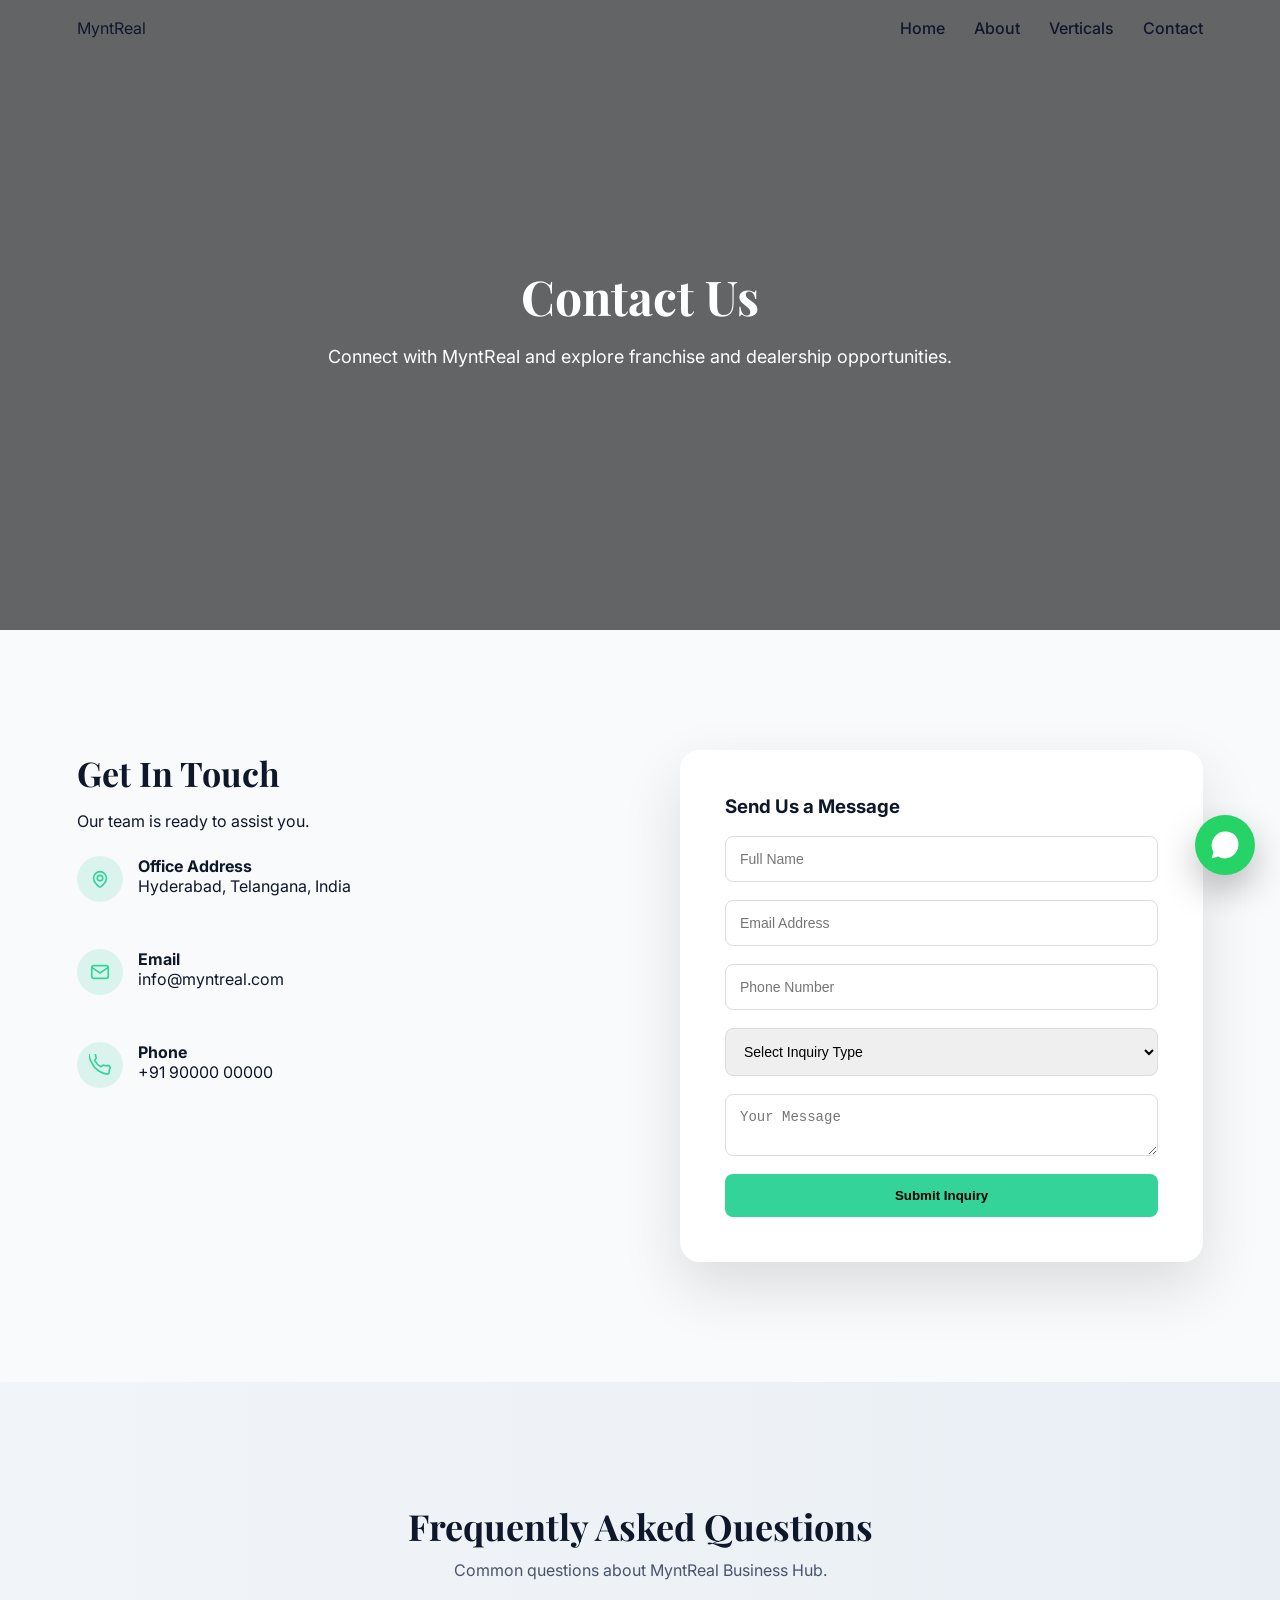
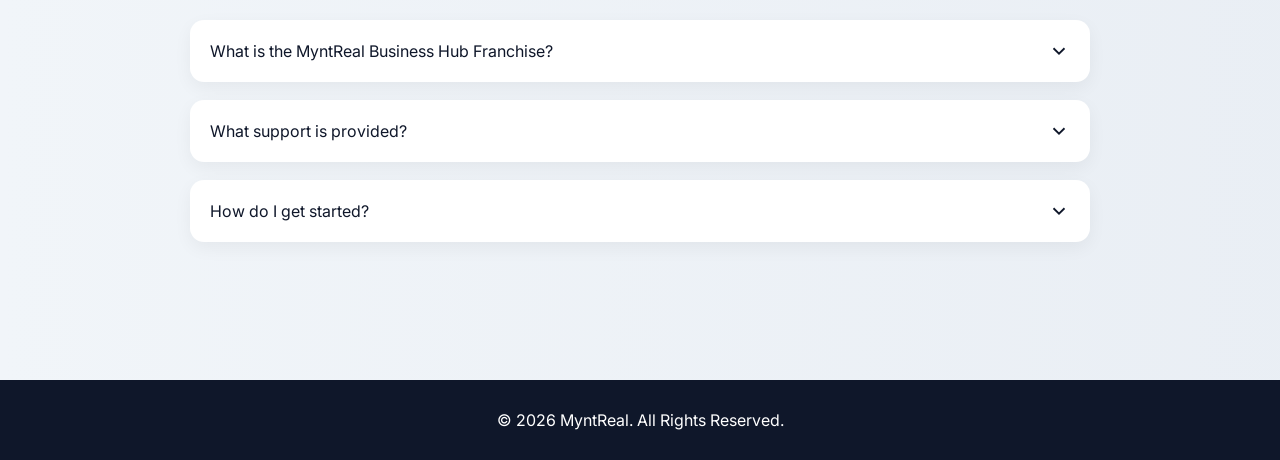
<file: contact.html>
<!DOCTYPE html>
<html lang="en">
<head>
<meta charset="UTF-8">
<meta name="viewport" content="width=device-width, initial-scale=1.0">
<title>MyntReal | Contact</title>
<link rel="stylesheet" href="contact.css">
<link href="https://fonts.googleapis.com/css2?family=Inter:wght@400;600;700&family=Playfair+Display:wght@600;700&display=swap" rel="stylesheet">
</head>
<body>

<header id="header">
  <div class="container nav">
    <div class="logo">MyntReal</div>
    <nav>
      <a href="#">Home</a>
      <a href="#">About</a>
      <a href="#">Verticals</a>
      <a href="#">Contact</a>
    </nav>
  </div>
</header>

<!-- HERO -->
<section class="contact-hero">
  <div class="overlay"></div>
  <div class="hero-content reveal">
    <h1>Contact Us</h1>
    <p>Connect with MyntReal and explore franchise and dealership opportunities.</p>
  </div>
</section>

<!-- CONTACT -->
<section class="contact-section">
  <div class="contact-wrapper">

    <div class="contact-info reveal">
      <h2>Get In Touch</h2>
      <p>Our team is ready to assist you.</p>

      <div class="info-item">
        <div class="icon">
          <svg class="svg-icon" viewBox="0 0 24 24" fill="none" stroke="currentColor" stroke-width="1.8">
            <path d="M12 21s-7-4.35-7-10a7 7 0 1 1 14 0c0 5.65-7 10-7 10z"/>
            <circle cx="12" cy="11" r="3"/>
          </svg>
        </div>
        <div>
          <h4>Office Address</h4>
          <p>Hyderabad, Telangana, India</p>
        </div>
      </div>

      <div class="info-item">
        <div class="icon">
          <svg class="svg-icon" viewBox="0 0 24 24" fill="none" stroke="currentColor" stroke-width="1.8">
            <rect x="3" y="5" width="18" height="14" rx="2"/>
            <path d="M3 7l9 6 9-6"/>
          </svg>
        </div>
        <div>
          <h4>Email</h4>
          <p>info@myntreal.com</p>
        </div>
      </div>

      <div class="info-item">
        <div class="icon">
          <svg class="svg-icon" viewBox="0 0 24 24" fill="none" stroke="currentColor" stroke-width="1.8">
            <path d="M22 16.92v3a2 2 0 0 1-2.18 2 19.79 19.79 0 0 1-8.63-3.07A19.5 19.5 0 0 1 3.15 9.81 19.79 19.79 0 0 1 .08 1.18 2 2 0 0 1 2.06-1h3a2 2 0 0 1 2 1.72c.12.89.31 1.76.57 2.61a2 2 0 0 1-.45 2.11L6.1 6.91a16 16 0 0 0 6.99 6.99l1.47-1.08a2 2 0 0 1 2.11-.45c.85.26 1.72.45 2.61.57A2 2 0 0 1 22 16.92z"/>
          </svg>
        </div>
        <div>
          <h4>Phone</h4>
          <p>+91 90000 00000</p>
        </div>
      </div>
    </div>

    <div class="contact-form reveal stagger">
      <h3>Send Us a Message</h3>
      <input type="text" placeholder="Full Name">
      <input type="email" placeholder="Email Address">
      <input type="tel" placeholder="Phone Number">
      <select>
        <option>Select Inquiry Type</option>
        <option>Franchise Inquiry</option>
        <option>Dealership Inquiry</option>
      </select>
      <textarea placeholder="Your Message"></textarea>
      <button class="btn-primary">Submit Inquiry</button>
    </div>

  </div>
</section>

<!-- FAQ -->
<section class="faq-section">
  <div class="faq-container reveal">
    <h2>Frequently Asked Questions</h2>
    <p>Common questions about MyntReal Business Hub.</p>

    <div class="faq-item">
      <div class="faq-question">
        <span>What is the MyntReal Business Hub Franchise?</span>
        <div class="faq-arrow">
          <svg viewBox="0 0 24 24" fill="none" stroke="currentColor" stroke-width="2">
            <polyline points="6 9 12 15 18 9"/>
          </svg>
        </div>
      </div>
      <div class="faq-answer">
        A multi-vertical franchise model integrating EV, Solar, Insurance, Real Estate and Training.
      </div>
    </div>

    <div class="faq-item">
      <div class="faq-question">
        <span>What support is provided?</span>
        <div class="faq-arrow">
          <svg viewBox="0 0 24 24" fill="none" stroke="currentColor" stroke-width="2">
            <polyline points="6 9 12 15 18 9"/>
          </svg>
        </div>
      </div>
      <div class="faq-answer">
        Branding, training, marketing, and operational assistance.
      </div>
    </div>

    <div class="faq-item">
      <div class="faq-question">
        <span>How do I get started?</span>
        <div class="faq-arrow">
          <svg viewBox="0 0 24 24" fill="none" stroke="currentColor" stroke-width="2">
            <polyline points="6 9 12 15 18 9"/>
          </svg>
        </div>
      </div>
      <div class="faq-answer">
        Submit your inquiry and our team will guide you.
      </div>
    </div>

  </div>
</section>

<a href="https://wa.me/919000000000" class="whatsapp-btn" target="_blank">
  <svg viewBox="0 0 24 24" fill="white">
    <path d="M20.5 3.5A11.9 11.9 0 0012 .5 11.9 11.9 0 00.5 12a11.8 11.8 0 001.6 6L.5 23.5l5.7-1.6A11.9 11.9 0 0012 23.5 11.9 11.9 0 0023.5 12 11.9 11.9 0 0020.5 3.5z"/>
  </svg>
</a>

<footer>© 2026 MyntReal. All Rights Reserved.</footer>

<script>

/* Header */
window.addEventListener("scroll",()=>{
document.getElementById("header")
.classList.toggle("scrolled",window.scrollY>50);
});

/* Parallax */
window.addEventListener("scroll",()=>{
let offset=window.pageYOffset;
document.querySelector(".contact-hero").style.backgroundPositionY=offset*0.4+"px";
});

/* Reveal */
const observer=new IntersectionObserver(entries=>{
entries.forEach(entry=>{
if(entry.isIntersecting){entry.target.classList.add("active")}
});
},{threshold:.2});
document.querySelectorAll(".reveal").forEach(el=>observer.observe(el));

/* FAQ */
document.querySelectorAll(".faq-question").forEach(btn=>{
btn.addEventListener("click",()=>{
btn.parentElement.classList.toggle("open");
});
});

</script>

</body>
</html>
</file>
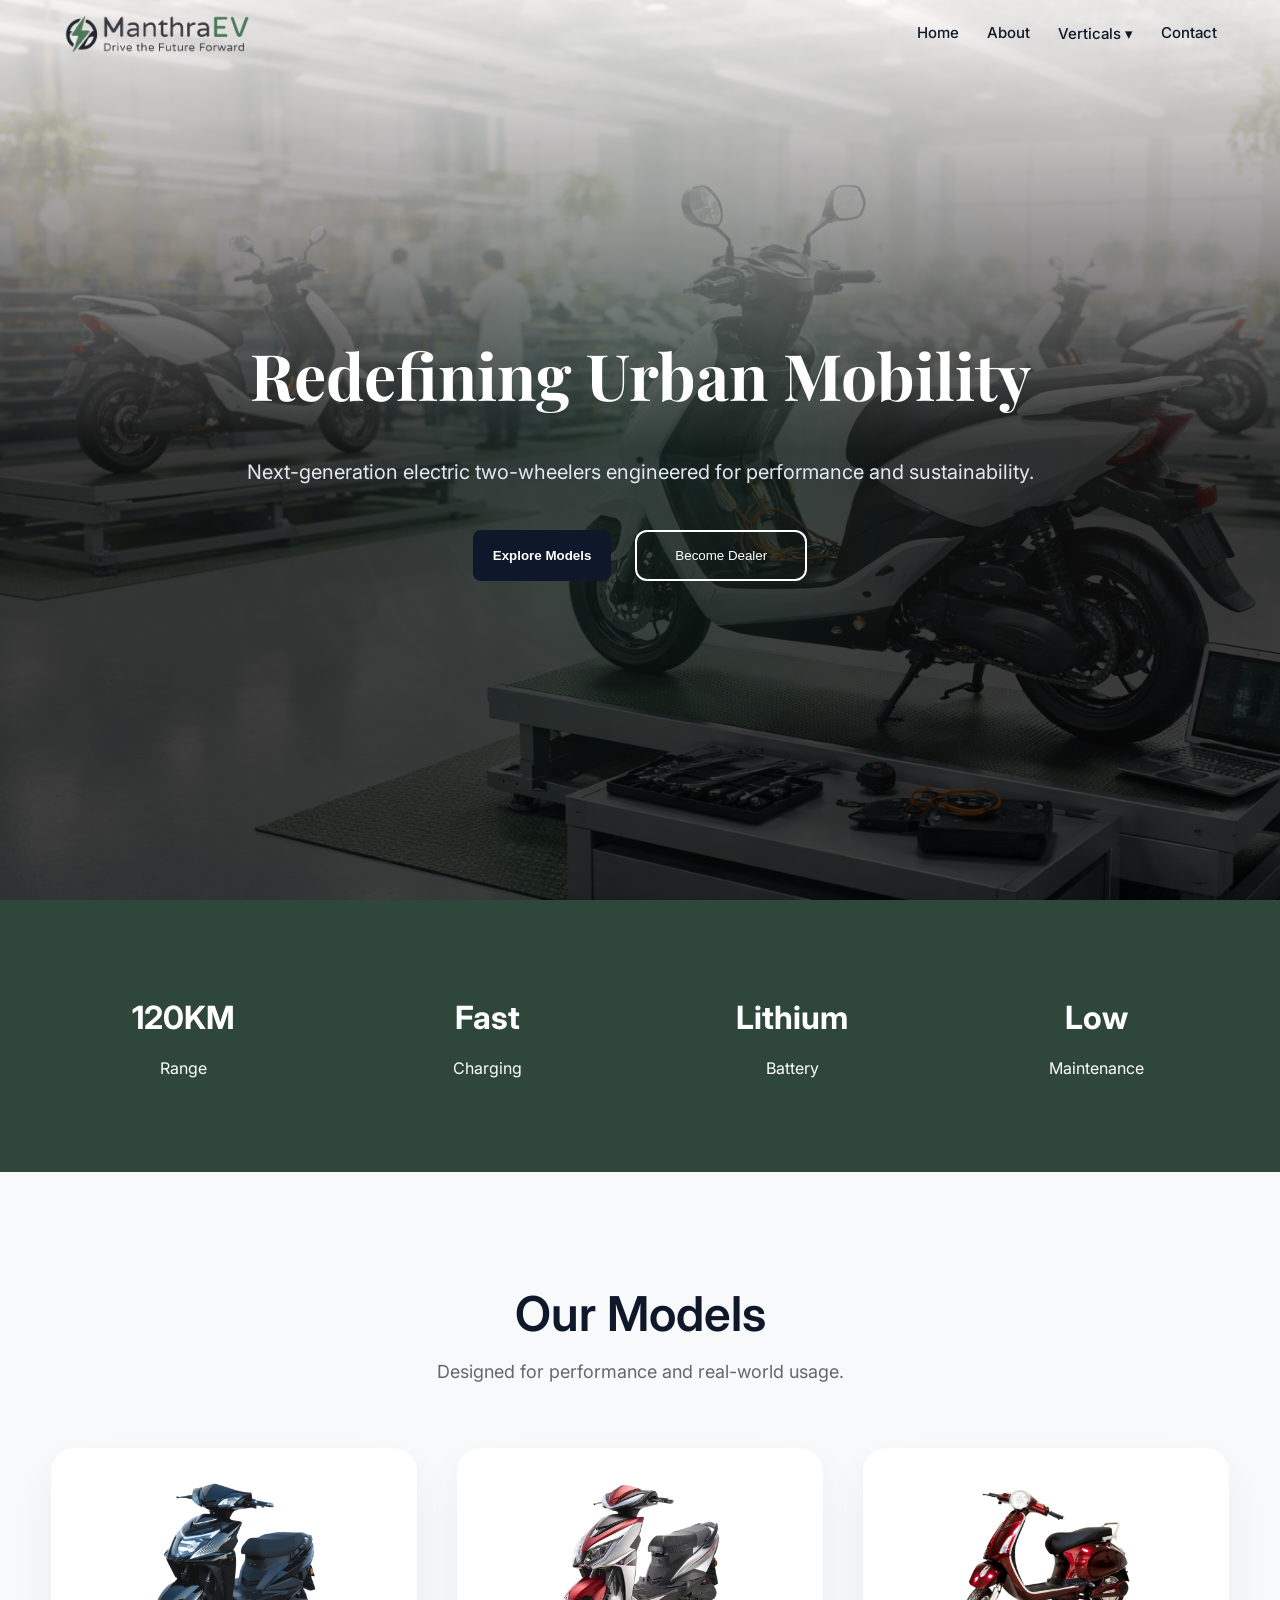
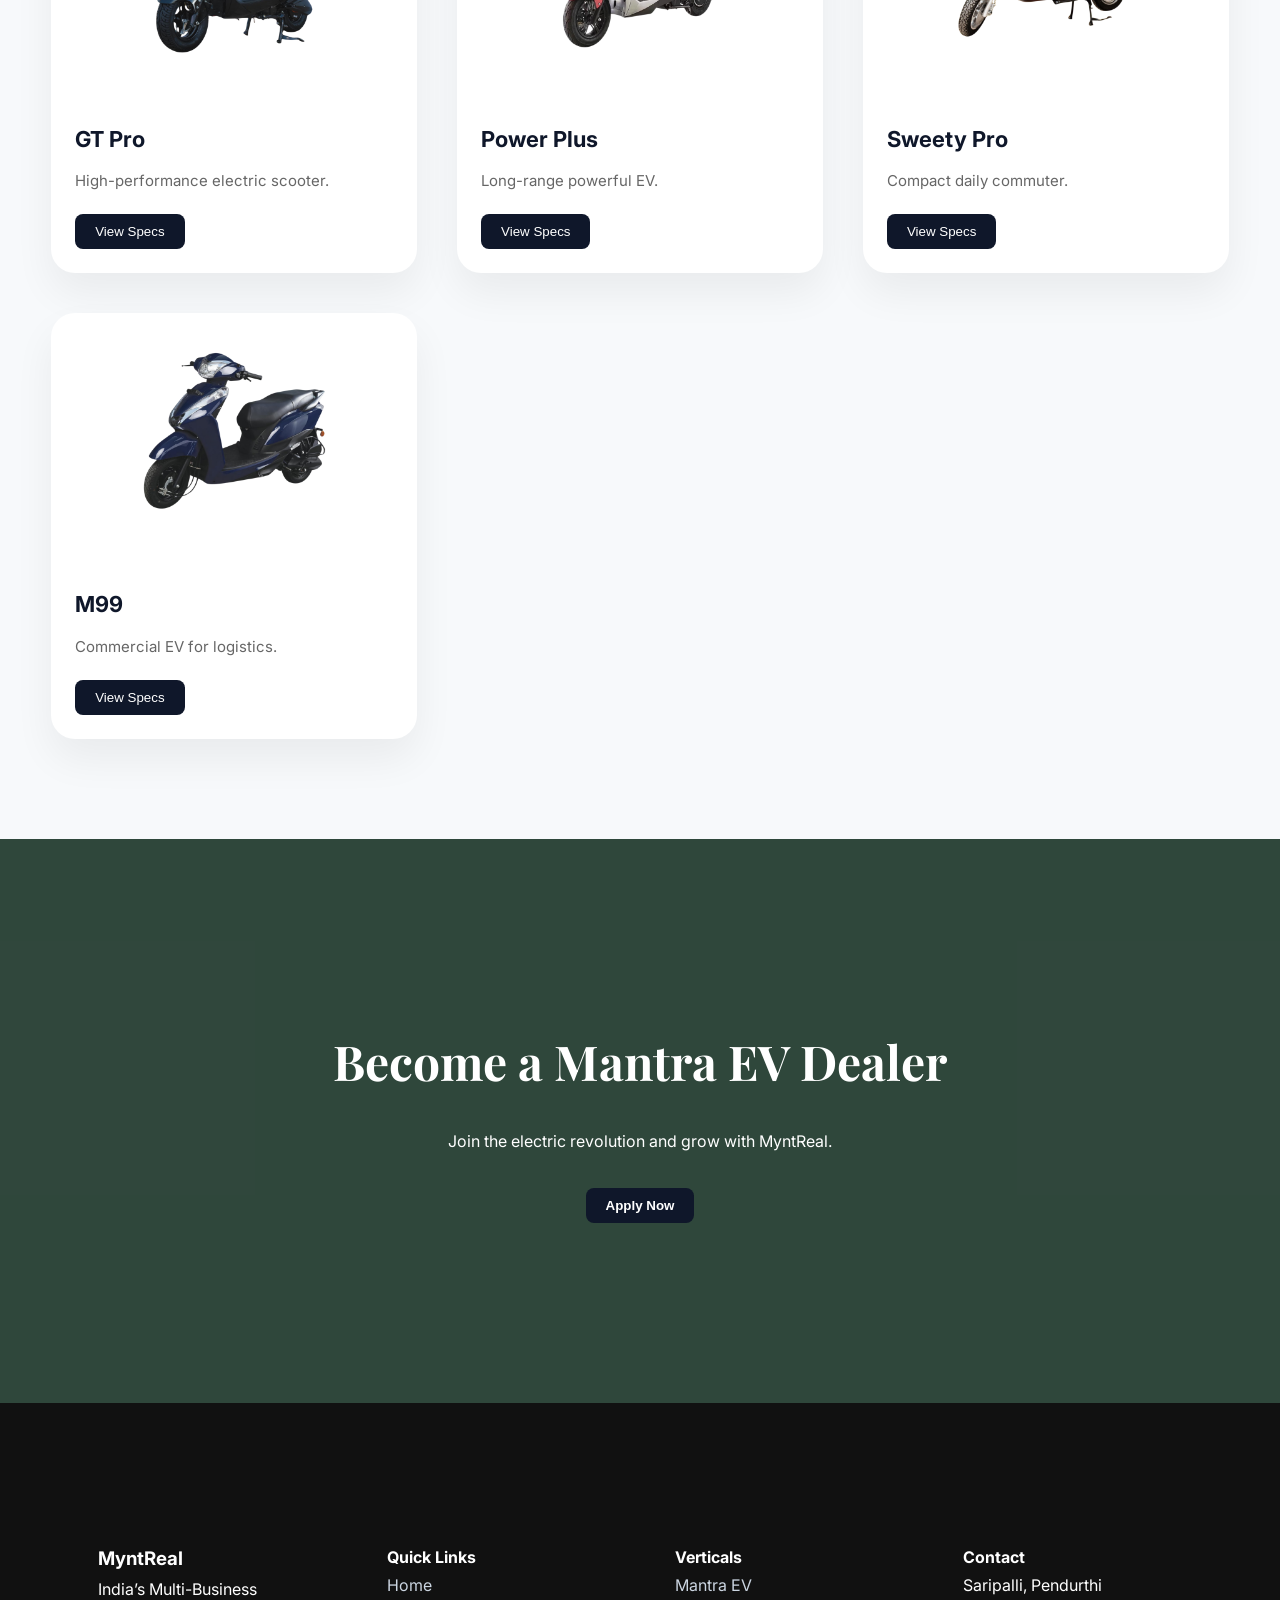
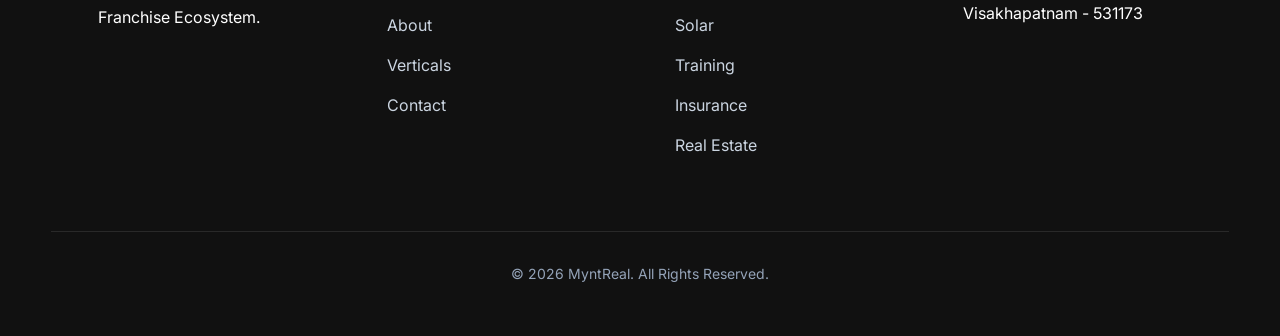
<file: manthra.html>
<!DOCTYPE html>
<html lang="en">
<head>
<meta charset="UTF-8">
<meta name="viewport" content="width=device-width, initial-scale=1.0">
<title>Manthra EV | MyntReal</title>
<link rel="stylesheet" href="manthra.css">
<link href="https://fonts.googleapis.com/css2?family=Inter:wght@400;600;700&family=Playfair+Display:wght@600;700&display=swap" rel="stylesheet">
</head>
<body>


<header id="header">
  <div class="container nav">

    <!-- LOGO -->
    <div class="logo">
      <img src="Assets/Manthra.png" alt="MyntReal Logo">
    </div>

    <!-- NAV -->
    <nav id="nav">

      <a href="index.html">Home</a>
      <a href="about.html">About</a>

      <!-- DROPDOWN -->
      <div class="dropdown">
        <a href="#" class="drop-btn">Verticals ▾</a>

        <div class="dropdown-menu">
          <a href="manthra.html"><span>⚡</span> Manthra EV</a>
          <a href="hgs.html"><span>☀️</span> Har Ghar Solar</a>
          <a href="etc.html"><span>🎓</span> EVolution Training</a>
          <a href="realestate.css"><span>🏠</span> VGK Real Dreams</a>
          <a href="care.html"><span>🛡️</span> VGK Care</a>
        </div>
      </div>

      <a href="https://mnrteam.com/contact">Contact</a>

    </nav>

    <!-- MOBILE MENU -->
    <div class="menu-toggle" onclick="toggleMenu()">☰</div>

  </div>
</header>

<section class="hero">
  <div class="hero-mesh"></div>
  <div class="hero-inner">
    <h1>Redefining Urban Mobility</h1>
    <p>Next-generation electric two-wheelers engineered for performance and sustainability.</p>
    <div class="btn-group">
      <button class="btn-primary"><a href="#models1" style="text-decoration: none; color: white;">Explore Models</a></button>
      <a href="https://mnrteam.com/contact"><button class="btn-outline">Become Dealer</button></a>
    </div>
  </div>
</section>


<section class="feature-strip">
  <div class="container strip-grid">
    <div><strong>120KM</strong><span>Range</span></div>
    <div><strong>Fast</strong><span>Charging</span></div>
    <div><strong>Lithium</strong><span>Battery</span></div>
    <div><strong>Low</strong><span>Maintenance</span></div>
  </div>
</section>


<section class="section models" id="models1">
  <div class="container">

    <div class="section-header">
      <h2>Our Models</h2>
      <p>Designed for performance and real-world usage.</p>
    </div>

    <div class="model-grid">

      <div class="model-card" data-model="gt">
        <img src="Assets/4-Photoroom.png">
        <div class="model-info">
          <h3>GT Pro</h3>
          <p>High-performance electric scooter.</p>
          <button class="btn-spec">View Specs</button>
        </div>
      </div>

      <div class="model-card" data-model="power">
        <img src="Assets/5-Photoroom.png">
        <div class="model-info">
          <h3>Power Plus</h3>
          <p>Long-range powerful EV.</p>
          <button class="btn-spec">View Specs</button>
        </div>
      </div>

      <div class="model-card" data-model="sweety">
        <img src="Assets/6-Photoroom.png">
        <div class="model-info">
          <h3>Sweety Pro</h3>
          <p>Compact daily commuter.</p>
          <button class="btn-spec">View Specs</button>
        </div>
      </div>

      <div class="model-card" data-model="m99">
        <img src="Assets/M99.png">
        <div class="model-info">
          <h3>M99</h3>
          <p>Commercial EV for logistics.</p>
          <button class="btn-spec">View Specs</button>
        </div>
      </div>

    </div>
  </div>
</section>


<!-- MODAL -->
<div id="specModal" class="modal">
  <div class="modal-content">

    <span id="closeModal">&times;</span>

    <div class="modal-body">
      <div class="modal-left">
        <img id="modalImg">
      </div>

      <div class="modal-right">
        <h2 id="modalTitle"></h2>
        <div id="modalSpecs" class="specs"></div>
        <p id="modalDesc"></p>
      </div>
    </div>

  </div>
</div>





<script>
document.addEventListener("DOMContentLoaded", function(){

  const data = {
    gt:{
      title:"GT Pro",
      img:"Assets/4-Photoroom.png",
      specs:["Range:90-100km","Top Speed:45km/h","Battery:2.5kWh","Charging:4-5h"],
      desc:"High performance EV for city riding."
    },
    power:{
      title:"Power Plus",
      img:"Assets/5-Photoroom.png",
      specs:["Range:90-100km","Top Speed:45km/h","Battery:3kWh","Charging:4-5h"],
      desc:"Built for power and long rides."
    },
    sweety:{
      title:"Sweety Pro",
      img:"Assets/6-Photoroom.png",
      specs:["Range:90-100km","Top Speed:45km/h","Battery:2kWh","Charging:4-5h"],
      desc:"Compact and stylish daily commuter."
    },
    m99:{
      title:"M99",
      img:"Assets/M99.png",
      specs:["Range:100-120km","Top Speed:45km/h","Battery:2.8kWh","Charging:4-5h"],
      desc:"Perfect for long drives."
    }
  };

  const modal = document.getElementById("specModal");
  const closeBtn = document.getElementById("closeModal");

  document.querySelectorAll(".btn-spec").forEach(btn=>{
    btn.addEventListener("click", function(){

      const key = this.closest(".model-card").dataset.model;
      const m = data[key];

      document.getElementById("modalTitle").innerText = m.title;
      document.getElementById("modalImg").src = m.img;

      let html="";
      m.specs.forEach(s=> html += `<div>${s}</div>`);
      document.getElementById("modalSpecs").innerHTML = html;

      document.getElementById("modalDesc").innerText = m.desc;

      modal.style.display="block";
      document.body.style.overflow="hidden";
    });
  });

  closeBtn.addEventListener("click", function(){
    modal.style.display="none";
    document.body.style.overflow="auto";
  });

  window.addEventListener("click", function(e){
    if(e.target === modal){
      modal.style.display="none";
      document.body.style.overflow="auto";
    }
  });

});
</script>



<section class="dealer-cta">
  <div class="container center">
    <h2>Become a Mantra EV Dealer</h2>
    <p>Join the electric revolution and grow with MyntReal.</p>
    <button class="btn-primary" style="margin-top: 3%;">Apply Now</button>
  </div>
</section>








<footer>
  <div class="container footer-grid">
    <div>
      <h3>MyntReal</h3>
      <p>India’s Multi-Business Franchise Ecosystem.</p>
    </div>
    <div>
      <h4>Quick Links</h4>
      <a href="index.html">Home</a>
      <a href="about.html">About</a>
      <a href="#">Verticals</a>
      <a href="https://mnrteam.com/contact">Contact</a>
    </div>
    <div>
      <h4>Verticals</h4>
      <a href="manthra.html">Mantra EV</a>
      <a href="hgs.html">Solar</a>
      <a href="etc.html">Training</a>
      <a href="care.html">Insurance</a>
      <a href="realestate.html">Real Estate</a>
    </div>
    <div>
      <h4>Contact</h4>
      <p>Saripalli, Pendurthi</p>
      <p>Visakhapatnam - 531173</p>
    </div>
  </div>
  <div class="footer-bottom">
    © 2026 MyntReal. All Rights Reserved.
  </div>
</footer>




<script>

/* Hero reveal */
window.addEventListener("load",()=>{
document.querySelector(".hero").classList.add("active");
});

/* Header */
window.addEventListener("scroll",()=>{
document.getElementById("header")
.classList.toggle("scrolled",window.scrollY>60);
});

/* Section reveal */
const sections=document.querySelectorAll(".section,.feature-strip,.dealer-cta");
const observer=new IntersectionObserver(entries=>{
entries.forEach(entry=>{
if(entry.isIntersecting){
entry.target.classList.add("active");
observer.unobserve(entry.target);
}
});
},{threshold:.25});
sections.forEach(sec=>observer.observe(sec));

/* 3D Tilt */
document.querySelectorAll(".tilt-wrap").forEach(wrapper=>{
if(window.matchMedia("(hover:none)").matches) return;
const img=wrapper.querySelector("img");
let x=0,y=0,tx=0,ty=0;
const strength=18;
function animate(){
x+=(tx-x)*0.08;
y+=(ty-y)*0.08;
img.style.transform=`rotateX(${y}deg) rotateY(${x}deg) scale(1.06)`;
requestAnimationFrame(animate);
}
animate();
wrapper.addEventListener("mousemove",(e)=>{
const rect=wrapper.getBoundingClientRect();
tx=(e.clientX-rect.left-rect.width/2)/strength;
ty=-(e.clientY-rect.top-rect.height/2)/strength;
});
wrapper.addEventListener("mouseleave",()=>{tx=0;ty=0;});
});


/* Modal */




</script>

</body>
</html>
</file>
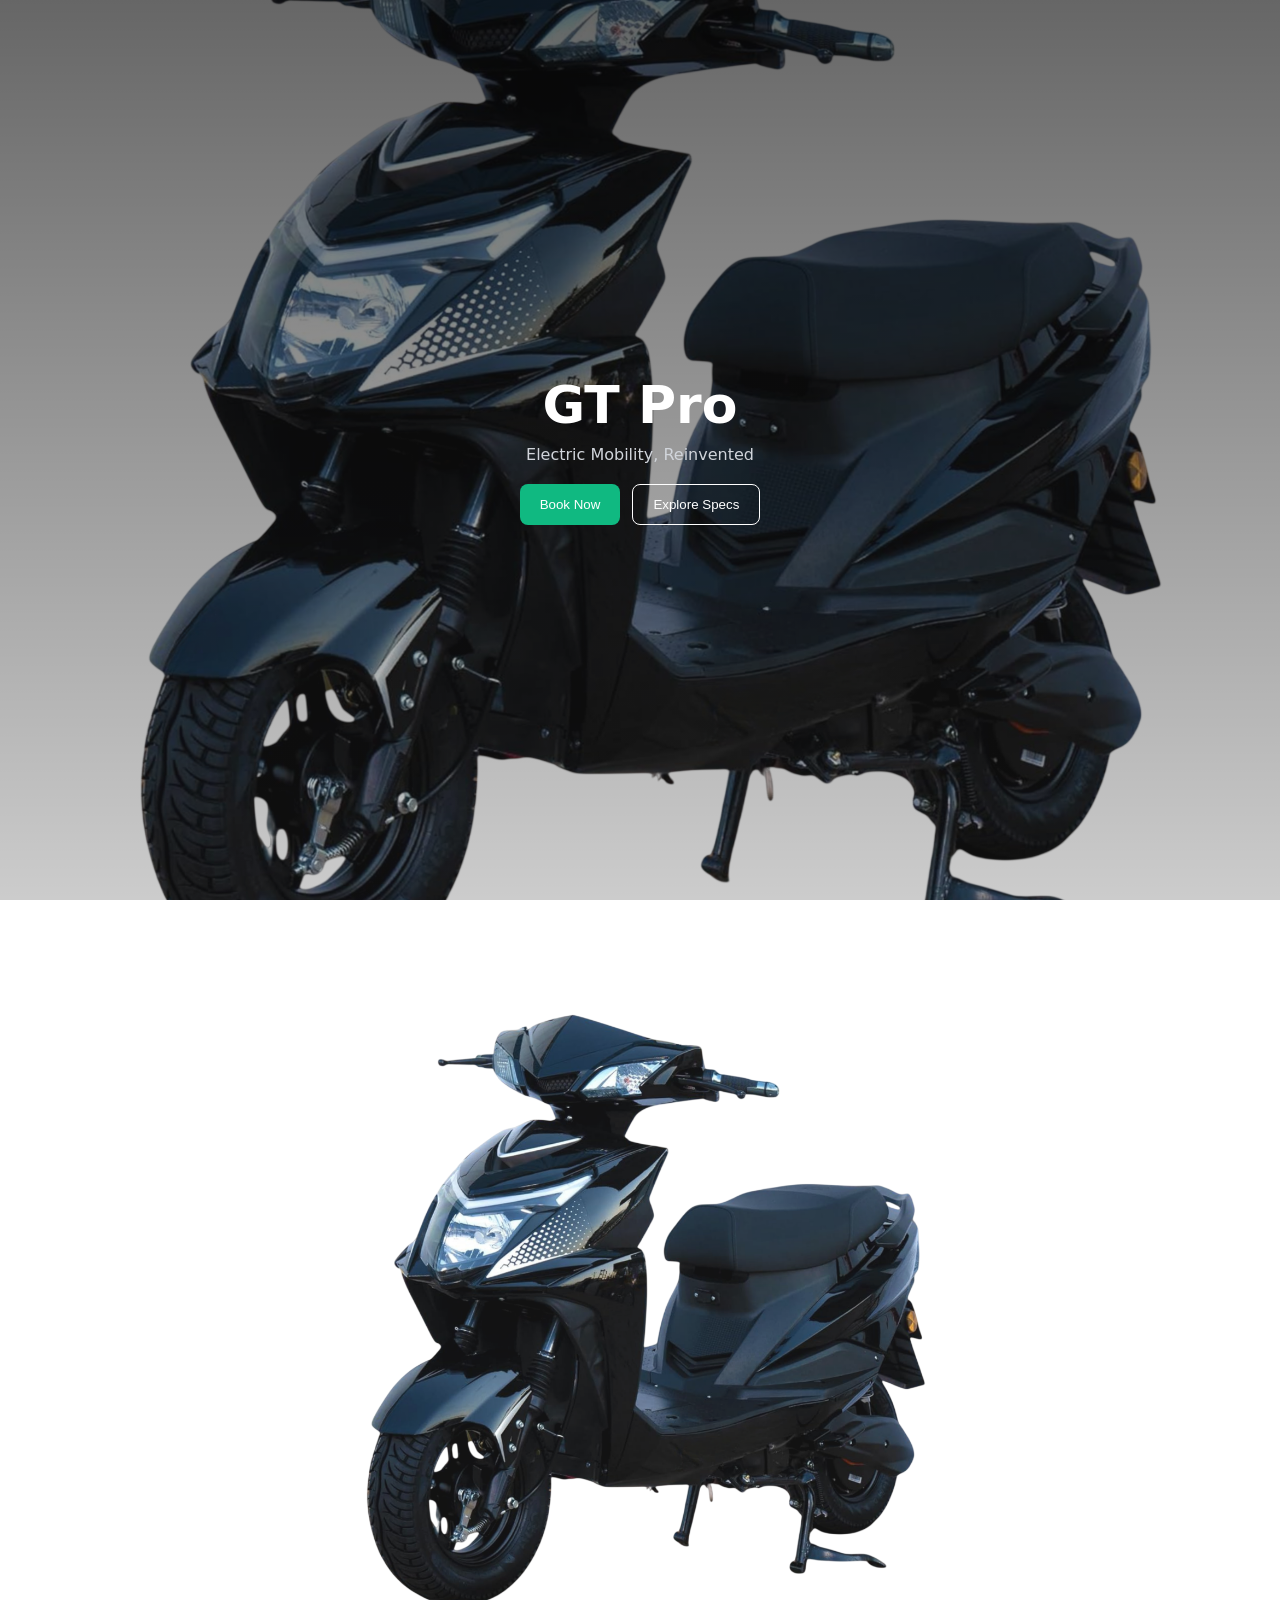
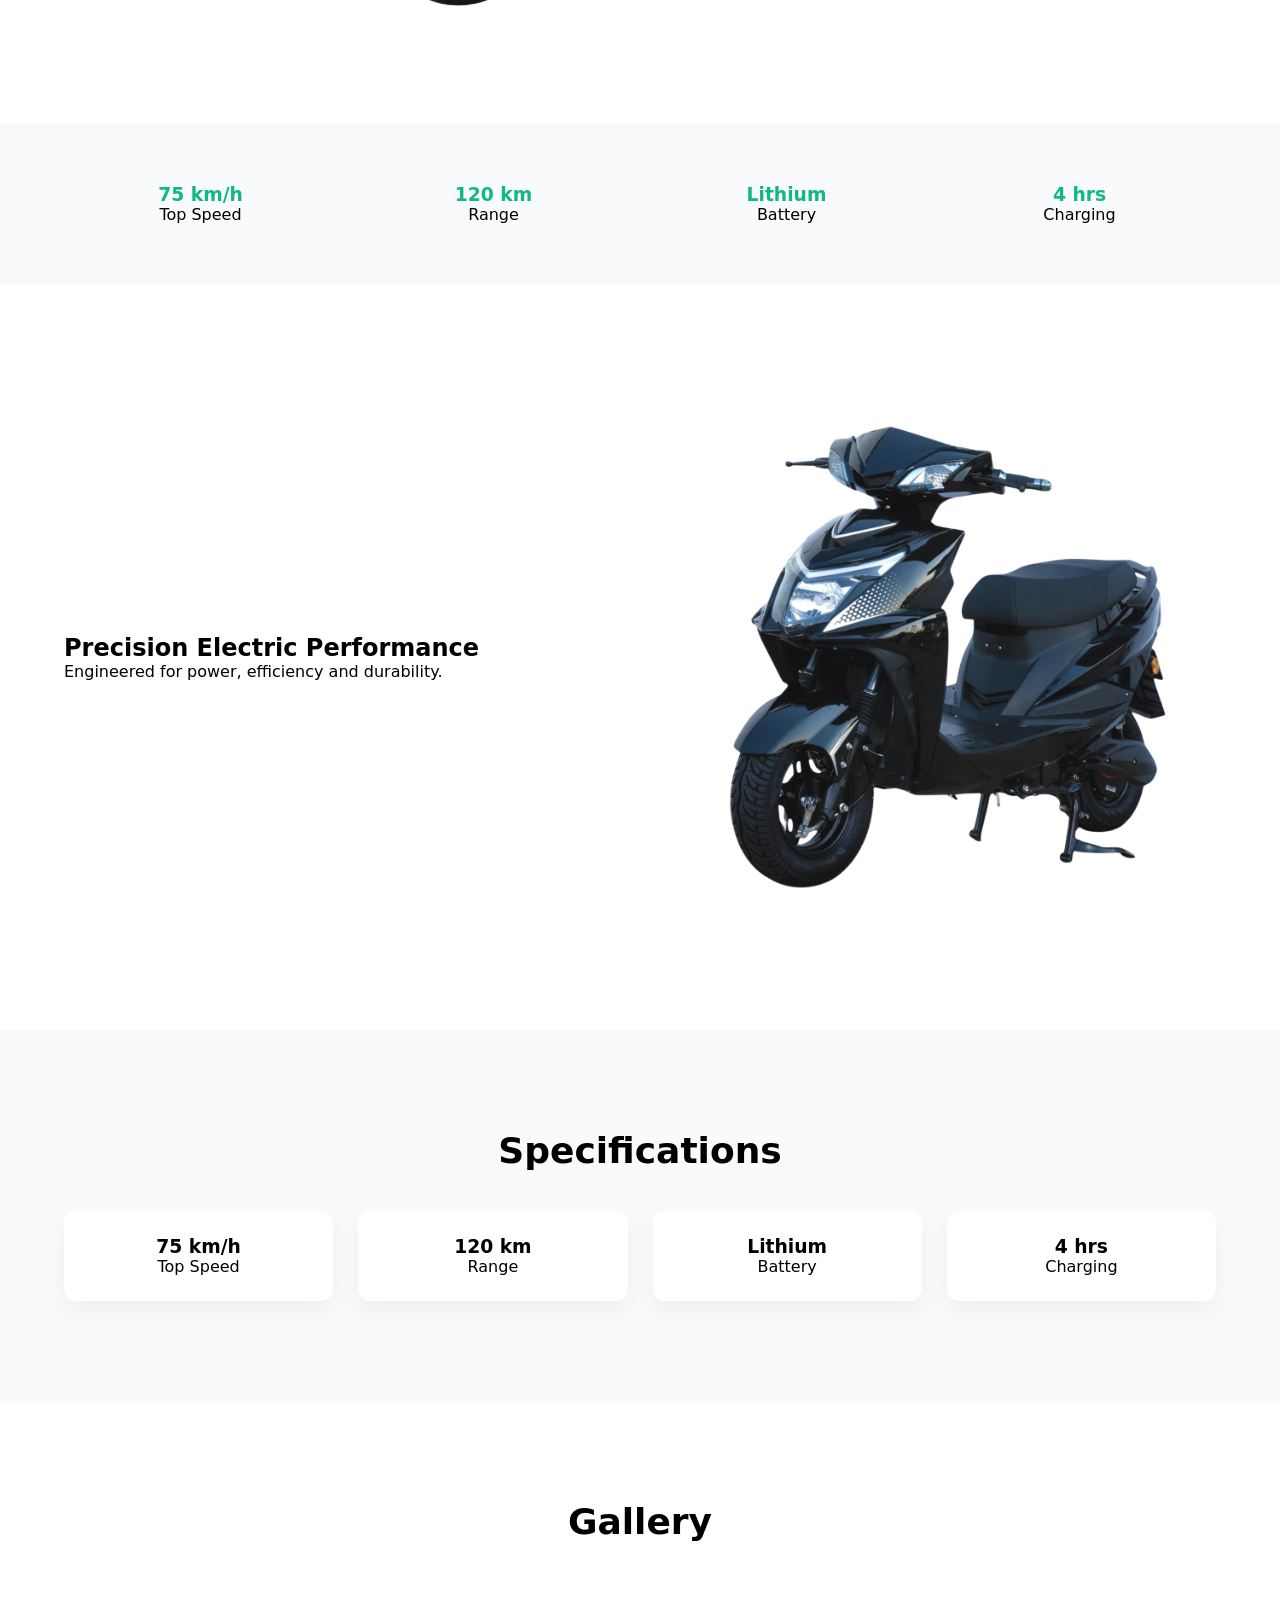
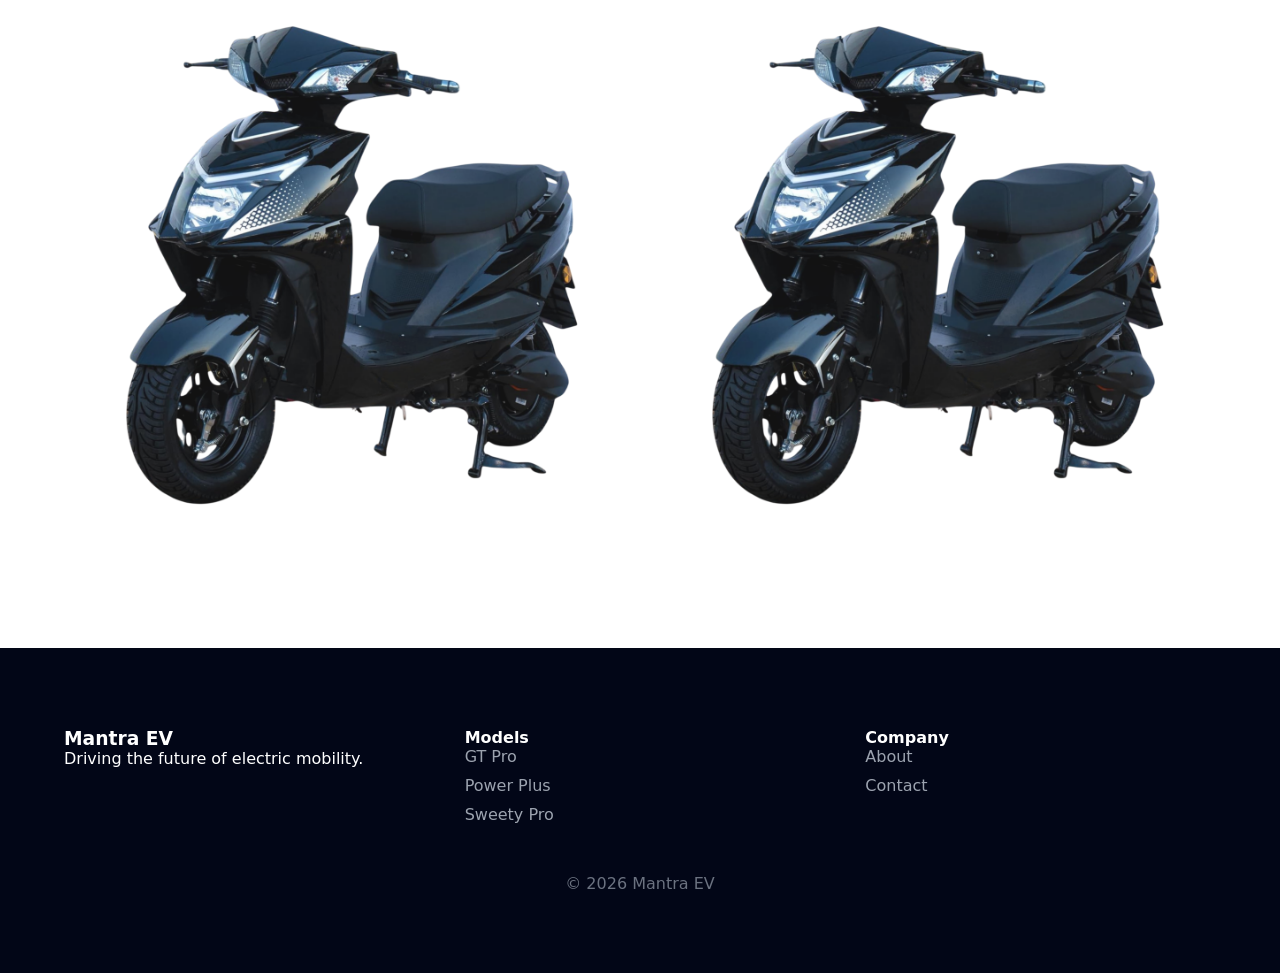
<file: product.html>
<!DOCTYPE html>
<html lang="en">
<head>
<meta charset="UTF-8">
<meta name="viewport" content="width=device-width, initial-scale=1.0">
<title>Mantra EV</title>
<link rel="stylesheet" href="product.css">
</head>

<body>

<!-- HERO -->
<section class="hero">
  <div class="hero-overlay"></div>

  <div class="hero-content reveal">
    <h1 id="title"></h1>
    <p class="hero-sub">Electric Mobility, Reinvented</p>
    <div class="hero-cta">
      <button class="btn-primary">Book Now</button>
      <button class="btn-outline">Explore Specs</button>
    </div>
  </div>
</section>

<!-- PRODUCT -->
<section class="product-showcase reveal">
  <img id="heroImage" class="main-bike">
</section>

<!-- QUICK SPECS -->
<section class="quick-specs reveal">
  <div class="container spec-row" id="quickSpecs"></div>
</section>

<!-- FEATURE -->
<section class="feature reveal">
  <div class="container feature-grid">
    <div>
      <h2>Precision Electric Performance</h2>
      <p>Engineered for power, efficiency and durability.</p>
    </div>
    <img id="feature1">
  </div>
</section>

<!-- SPECS -->
<section class="full-specs reveal">
  <div class="container">
    <h2 class="section-title">Specifications</h2>
    <div id="specGrid" class="spec-grid"></div>
  </div>
</section>

<!-- GALLERY -->
<section class="gallery reveal">
  <div class="container">
    <h2 class="section-title">Gallery</h2>
    <div id="galleryGrid" class="gallery-grid"></div>
  </div>
</section>

<!-- FOOTER -->
<footer class="footer">
  <div class="container footer-grid">
    <div>
      <h3>Mantra EV</h3>
      <p>Driving the future of electric mobility.</p>
    </div>
    <div>
      <h4>Models</h4>
      <a href="#">GT Pro</a>
      <a href="#">Power Plus</a>
      <a href="#">Sweety Pro</a>
    </div>
    <div>
      <h4>Company</h4>
      <a href="#">About</a>
      <a href="#">Contact</a>
    </div>
  </div>
  <div class="footer-bottom">© 2026 Mantra EV</div>
</footer>




<script>

    
/* DATA */
const data={
gt:{
title:"GT Pro",
hero:"Assets/4-Photoroom.png",
images:["Assets/4-Photoroom.png","Assets/4-Photoroom.png"],
specs:[
{name:"Top Speed",value:"75 km/h"},
{name:"Range",value:"120 km"},
{name:"Battery",value:"Lithium"},
{name:"Charging",value:"4 hrs"}
]
}
};

const m=data.gt;

document.getElementById("title").innerText=m.title;
document.getElementById("heroImage").src=m.hero;
document.getElementById("feature1").src=m.images[0];

/* QUICK SPECS */
let quick="";
m.specs.forEach(s=>{
quick+=`<div class="spec-item"><h3>${s.value}</h3><p>${s.name}</p></div>`;
});
document.getElementById("quickSpecs").innerHTML=quick;

/* SPECS */
let specs="";
m.specs.forEach(s=>{
specs+=`<div class="spec-box"><h3>${s.value}</h3><p>${s.name}</p></div>`;
});
document.getElementById("specGrid").innerHTML=specs;

/* GALLERY */
let gallery="";
m.images.forEach(img=>{
gallery+=`<img src="${img}">`;
});
document.getElementById("galleryGrid").innerHTML=gallery;

/* SCROLL REVEAL */
const reveals=document.querySelectorAll(".reveal");

function revealOnScroll(){
reveals.forEach(el=>{
const top=el.getBoundingClientRect().top;
if(top < window.innerHeight - 100){
el.classList.add("active");
}
});
}

window.addEventListener("scroll",revealOnScroll);
revealOnScroll();
</script>
</body>
</html>
</file>
<file: contact.css>
:root{
--accent:#34d399;
--dark:#0f172a;
--light:#f8fafc;
--text:#0f172a;
--ease:cubic-bezier(.34,1.56,.64,1);
}

/* RESET */
*{margin:0;padding:0;box-sizing:border-box}
html{scroll-behavior:smooth}
body{
font-family:'Inter',sans-serif;
background:var(--light);
color:var(--text);
opacity:0;
animation:pageFade .8s ease forwards;
}

@keyframes pageFade{
to{opacity:1;}
}

/* HEADER */
header{
position:fixed;
width:100%;
padding:18px 0;
z-index:1000;
transition:.3s;
}
header.scrolled{
background:#fff;
box-shadow:0 8px 30px rgba(0,0,0,.08);
}
.container{
width:88%;
max-width:1300px;
margin:auto;
}
.nav{
display:flex;
justify-content:space-between;
align-items:center;
}
nav a{
margin-left:25px;
text-decoration:none;
color:var(--text);
font-weight:500;
position:relative;
}
nav a::after{
content:"";
position:absolute;
bottom:-5px;
left:0;
width:0;
height:2px;
background:var(--accent);
transition:.3s;
}
nav a:hover::after{width:100%}

/* HERO */
.contact-hero{
height:70vh;
background:url("https://images.unsplash.com/photo-1521791136064-7986c2920216?auto=format&fit=crop&w=1600&q=80") center/cover fixed;
display:flex;
align-items:center;
justify-content:center;
position:relative;
color:#fff;
text-align:center;
overflow:hidden;
}
.overlay{
position:absolute;
inset:0;
background:rgba(0,0,0,.6);
}
.hero-content{
position:relative;
max-width:900px;
transition:transform .2s ease;
}
.hero-content h1{
font-family:'Playfair Display',serif;
font-size:48px;
margin-bottom:18px;
}
.hero-content p{
font-size:18px;
}

/* CONTACT SECTION */
.contact-section{
padding:120px 6%;
}
.contact-wrapper{
display:grid;
grid-template-columns:1fr 1fr;
gap:80px;
max-width:1300px;
margin:auto;
}

/* INFO */
.contact-info h2{
font-family:'Playfair Display',serif;
font-size:34px;
margin-bottom:15px;
}
.contact-info p{
margin-bottom:25px;
}

.info-item{
display:flex;
gap:15px;
align-items:flex-start;
margin-bottom:28px;
transition:.35s var(--ease);
}
.info-item:hover{
transform:translateX(6px);
}

/* ICONS */
.icon{
width:46px;
height:46px;
display:flex;
align-items:center;
justify-content:center;
background:rgba(52,211,153,.15);
border-radius:50%;
color:var(--accent);
position:relative;
transition:.35s var(--ease);
}
.icon svg{
width:22px;
height:22px;
}
.icon::after{
content:"";
position:absolute;
inset:0;
border-radius:50%;
background:rgba(52,211,153,.2);
opacity:0;
transition:.4s;
}
.info-item:hover .icon{
transform:scale(1.1);
background:var(--accent);
color:#fff;
}
.info-item:hover .icon::after{
opacity:1;
transform:scale(1.4);
}

/* SVG DRAW */
.svg-icon path,
.svg-icon rect,
.svg-icon circle,
.svg-icon polyline{
stroke-dasharray:200;
stroke-dashoffset:200;
transition:stroke-dashoffset 1.2s ease;
}
.reveal.active .svg-icon path,
.reveal.active .svg-icon rect,
.reveal.active .svg-icon circle,
.reveal.active .svg-icon polyline{
stroke-dashoffset:0;
}

/* FORM */
.contact-form{
background:#fff;
padding:45px;
border-radius:20px;
box-shadow:0 25px 60px rgba(0,0,0,.12);
display:flex;
flex-direction:column;
gap:18px;
transition:.35s var(--ease);
animation:formFloat 6s ease-in-out infinite;
}
@keyframes formFloat{
0%,100%{transform:translateY(0)}
50%{transform:translateY(-6px)}
}
.contact-form:hover{
transform:translateY(-8px);
}
.contact-form input,
.contact-form select,
.contact-form textarea{
padding:14px;
border-radius:8px;
border:1px solid #ddd;
font-size:14px;
transition:.3s;
}
.contact-form input:hover,
.contact-form select:hover,
.contact-form textarea:hover{
transform:translateY(-2px);
box-shadow:0 8px 20px rgba(0,0,0,.08);
}
.contact-form input:focus,
.contact-form textarea:focus,
.contact-form select:focus{
border-color:var(--accent);
box-shadow:0 0 0 3px rgba(52,211,153,.2);
outline:none;
}

.btn-primary{
background:var(--accent);
border:none;
padding:14px;
border-radius:8px;
font-weight:600;
cursor:pointer;
transition:.35s var(--ease);
position:relative;
overflow:hidden;
}
.btn-primary::before{
content:"";
position:absolute;
top:0;
left:-100%;
width:100%;
height:100%;
background:linear-gradient(120deg,transparent,rgba(255,255,255,.4),transparent);
transition:.6s;
}
.btn-primary:hover{
transform:translateY(-4px);
box-shadow:0 18px 40px rgba(52,211,153,.45);
}
.btn-primary:hover::before{
left:100%;
}

/* FAQ */
.faq-section{
background:linear-gradient(270deg,#f1f5f9,#e2e8f0,#f1f5f9);
background-size:400% 400%;
animation:bgMove 18s ease infinite;
padding:120px 6%;
text-align:center;
}
@keyframes bgMove{
0%{background-position:0% 50%}
50%{background-position:100% 50%}
100%{background-position:0% 50%}
}
.faq-container{
max-width:900px;
margin:auto;
}
.faq-container h2{
font-family:'Playfair Display',serif;
font-size:36px;
margin-bottom:10px;
}
.faq-container p{
margin-bottom:40px;
color:#475569;
}
.faq-item{
background:#fff;
border-radius:14px;
margin-bottom:18px;
overflow:hidden;
box-shadow:0 6px 18px rgba(0,0,0,.05);
transition:.35s var(--ease);
}
.faq-item:hover{
transform:translateY(-5px);
box-shadow:0 15px 35px rgba(0,0,0,.1);
}
.faq-question{
display:flex;
justify-content:space-between;
align-items:center;
padding:20px;
cursor:pointer;
}
.faq-arrow{
width:22px;
height:22px;
transition:transform .4s ease;
}
.faq-item.open .faq-arrow{
transform:rotate(180deg);
}
.faq-answer{
max-height:0;
overflow:hidden;
padding:0 20px;
transition:max-height .5s cubic-bezier(.4,0,.2,1);
color:#475569;
text-align:left;
}
.faq-item.open .faq-answer{
max-height:300px;
padding:20px;
}

/* WHATSAPP */
.whatsapp-btn{
position:fixed;
bottom:25px;
right:25px;
width:60px;
height:60px;
background:#25D366;
border-radius:50%;
display:flex;
align-items:center;
justify-content:center;
box-shadow:0 15px 35px rgba(0,0,0,.25);
z-index:1000;
transition:.3s var(--ease);
animation:float 3s ease-in-out infinite;
}
.whatsapp-btn:hover{
transform:scale(1.15);
}
.whatsapp-btn svg{
width:28px;
height:28px;
}
@keyframes float{
0%,100%{transform:translateY(0)}
50%{transform:translateY(-8px)}
}

/* FOOTER */
footer{
background:var(--dark);
color:#fff;
padding:30px;
text-align:center;
}

/* REVEAL */
.reveal{
opacity:0;
transform:translateY(40px);
transition:.8s ease;
}
.reveal.active{
opacity:1;
transform:translateY(0);
}

/* RESPONSIVE */
@media(max-width:1200px){
.contact-wrapper{gap:60px}
}
@media(max-width:992px){
.contact-wrapper{
grid-template-columns:1fr;
gap:50px;
}
.hero-content h1{font-size:36px}
}
@media(max-width:600px){
.contact-section{padding:80px 8%}
.hero-content h1{font-size:28px}
.faq-container h2{font-size:26px}
}
</file>
<file: manthra.css>
:root{
--dark:#0f2a1cdb;
--light:#f8fafc;
--accent:#34d399;
--text:#0f172a;
--muted:#64748b;
--ease:cubic-bezier(.23,1,.32,1);
}

*{margin:0;padding:0;box-sizing:border-box}

body{
font-family:'Inter',sans-serif;
background:var(--light);
color:var(--text);
line-height:1.75;
overflow-x:hidden;
}

.container{
width:92%;
max-width:1600px;
margin:auto;
}

.section{
padding:170px 4%;
opacity:0;
transform:translateY(80px) scale(.98);
transition:1.2s var(--ease);
position:relative;
}

.section.active{
opacity:1;
transform:translateY(0) scale(1);
}

/* HEADER */



header.scrolled{
background:#fff;
box-shadow:0 10px 40px rgba(0,0,0,.08);
}

header{
position:fixed;
width:100%;
z-index:1000;
padding:13px;
}


/* NAV WRAPPER */
.nav{
display:flex;
justify-content:space-between;
align-items:center;
position:relative;
}

/* LOGO IMAGE */
.logo img{
height: 40px;
width:auto;
display:block;
}

/* NAV LINKS */
nav{
display:flex;
align-items:center;
}

nav a{
margin-left:28px;
text-decoration:none;
color:#0f172a;
font-weight:500;
position:relative;
font-size:15px;
}

/* ACTIVE */
nav a.active{
color:#2563eb;
}

/* HOVER UNDERLINE */
nav a::after{
content:"";
position:absolute;
bottom:-6px;
left:0;
width:0;
height:2px;
background:#2563eb;
transition:.3s;
}

nav a:hover::after{
width:100%;
}

/* MENU ICON */
.menu-toggle{
display:none;
font-size:26px;
cursor:pointer;
}

/* ================= RESPONSIVE ================= */

/* TABLET */
@media(max-width:1024px){
nav a{
margin-left:20px;
font-size:14px;
}
}

/* MOBILE */
@media(max-width:768px){

/* show menu */
.menu-toggle{
display:block;
}

/* dropdown nav */
nav{
position:absolute;
top:70px;
right:0;
width:100%;
background:white;
flex-direction:column;
align-items:center;
padding:20px 0;
gap:20px;

opacity:0;
pointer-events:none;
transform:translateY(-10px);
transition:.3s ease;
}

/* active state */
nav.active{
opacity:1;
pointer-events:auto;
transform:translateY(0);
}

/* links reset */
nav a{
margin:0;
font-size:16px;
}
}


/* DROPDOWN WRAPPER */
.dropdown{
position:relative;
}

/* BUTTON */
.drop-btn{
cursor:pointer;
}

/* MENU */
.dropdown-menu{
position:absolute;
top:30px;
left:0;
background:white;
border-radius:10px;
box-shadow:0 20px 50px rgba(0,0,0,.12);
padding:10px 0;
min-width:220px;

opacity:0;
pointer-events:none;
transform:translateY(10px);
transition:.3s ease;
z-index:999;
}

/* ITEMS */
.dropdown-menu a{
display:flex;
align-items:center;
gap:10px;
padding:12px 18px;
color:#0f172a;
font-size:14px;
text-decoration:none;
margin:0;
}

/* ICON */
.dropdown-menu a span{
font-size:16px;
}

/* HOVER */
.dropdown-menu a:hover{
background:#f1f5f9;
}

/* SHOW ON HOVER (DESKTOP) */
.dropdown:hover .dropdown-menu{
opacity:1;
pointer-events:auto;
transform:translateY(0);
}

/* ================= MOBILE ================= */

@media(max-width:768px){

/* dropdown inside menu */
.dropdown{
width:100%;
text-align:center;
}

/* button full width */
.drop-btn{
display:block;
width:100%;
}

/* menu becomes inline block */
.dropdown-menu{
position:static;
box-shadow:none;
background:#f8fafc;
border-radius:8px;
margin-top:10px;
padding:10px 0;

opacity:1;
pointer-events:auto;
transform:none;

display:none;
}

/* show when active */
.dropdown.active .dropdown-menu{
display:block;
}

/* items */
.dropdown-menu a{
justify-content:center;
}

}

/* HERO */

.hero{
height:100vh;
display:flex;
align-items:center;
justify-content:center;
text-align:center;
color:#ffffff;
position:relative;
overflow:hidden;
}

.hero::before{
content:"";
position:absolute;
inset:0;
background:url("Assets/Manthra_1.png") center/cover fixed;
z-index:-2;
}

.hero::after{
content:"";
position:absolute;
inset:0;
background:linear-gradient(to bottom,rgba(255, 250, 250, 0.845),rgba(18, 18, 18, 0.84),rgba(0, 0, 0, 0.747));
z-index:-1;
}

.hero-mesh{
position:absolute;
width:600px;
height:600px;
background:radial-gradient(circle at center, rgba(52,211,153,.15), transparent 70%);
filter:blur(120px);
animation:float 12s infinite ease-in-out;
}

@keyframes float{
0%,100%{transform:translateY(0)}
50%{transform:translateY(-40px)}
}

.hero-inner{
max-width:950px;
opacity:0;
transform:translateY(40px);
transition:1.2s var(--ease);
}

.hero.active .hero-inner{
opacity:1;
transform:translateY(0);
}

.hero h1{
font-family:'Playfair Display',serif;
font-size:64px;
margin-bottom:24px;
}

.hero p{
font-size:20px;
margin-bottom:40px;
color:#e2e8f0;
}

.btn-group{
display:flex;
justify-content:center;
gap:24px;
}

.btn-primary{
background:var(--accent);
border:none;
padding:16px 38px;
border-radius:12px;
font-weight:600;
cursor:pointer;
transition:.4s var(--ease);
}

.btn-primary:hover{
transform:translateY(-6px);
box-shadow:0 25px 55px rgba(52,211,153,.4);
}

.btn-outline{
border:2px solid #fff;
background:transparent;
color:#fff;
padding:16px 38px;
border-radius:12px;
cursor:pointer;
}

/* FEATURE STRIP */

.feature-strip{
background:var(--dark);
color:#fff;
padding:90px 0;
opacity:0;
transform:translateY(80px) scale(.98);
transition:1.2s var(--ease);
}

.feature-strip.active{
opacity:1;
transform:translateY(0) scale(1);
}

.strip-grid{
display:grid;
grid-template-columns:repeat(4,1fr);
gap:40px;
text-align:center;
}

.strip-grid strong{
display:block;
font-size:32px;
margin-bottom:8px;
}

/* MODELS */

.models{
  padding:100px 0;
  background:#f7f9fb;
}

.section-header{
  text-align:center;
  margin-bottom:60px;
}

.section-header h2{
  font-size:48px;
  font-weight:600;
}

.section-header p{
  color:#666;
  font-size:18px;
}

/* GRID */
.model-grid{
  display:grid;
  grid-template-columns:repeat(auto-fit,minmax(320px,1fr));
  gap:40px;
}

/* CARD */
.model-card{
  background:#fff;
  border-radius:24px;
  overflow:hidden;
  box-shadow:0 20px 40px rgba(0,0,0,.06);
  transition:.4s;
}

.model-card:hover{
  transform:translateY(-10px);
  box-shadow:0 30px 60px rgba(0,0,0,.1);
}

.model-card img{
  width:100%;
  height:240px;
  object-fit:contain;
  padding:20px;
}

.model-info{
  padding:24px;
}

.model-info h3{
  font-size:22px;
  margin-bottom:10px;
}

.model-info p{
  font-size:15px;
  color:#666;
  margin-bottom:20px;
}

/* BUTTON */
.btn-primary{
  background:#0f172a;
  color:#fff;
  padding:10px 20px;
  border:none;
  border-radius:8px;
  cursor:pointer;
  transition:.3s;
}

.btn-spec{
   background:#0f172a;
  color:#fff;
  padding:10px 20px;
  border:none;
  border-radius:8px;
  cursor:pointer;
  transition:.3s;  
}

.btn-primary:hover{
  background:#22c55e;
}

/* MODAL */
.modal{
  display:none;
  position:fixed;
  top:0;
  left:0;
  width:100%;
  height:100%;
  background:rgba(0,0,0,.7);
  z-index:9999;
}

.modal-content{
  background:#fff;
  width:90%;
  max-width:1100px;
  margin:60px auto;
  border-radius:20px;
  padding:30px;
  position:relative;
}

.close{
  position:absolute;
  right:20px;
  top:15px;
  font-size:28px;
  cursor:pointer;
}

/* MODAL LAYOUT */
.modal-body{
  background: rgb(224, 253, 224);
  display:flex;
  gap:40px;
  align-items:center;
}

.modal-left img{
  width:100%;
  max-width:400px;
}

.modal-right{
  flex:1;
}

.modal-right h2{
  margin-bottom:20px;
}

/* SPECS */
.specs{
  display:grid;
  grid-template-columns:repeat(2,1fr);
  gap:10px;
  margin-bottom:20px;
  padding: 10px;
}

.specs div{
  background:#a4eded;
  padding:10px;
  border-radius:8px;
  font-size:14px;
}

.modal-desc{
  color:#555;
}

/* RESPONSIVE */
@media(max-width:768px){

  .modal-body{
    flex-direction:column;
  }

  .model-card img{
    height:200px;
  }

  .section-header h2{
    font-size:32px;
  }

}

/* DEALER CTA */

.dealer-cta{
background:var(--dark);
color:#fff;
text-align:center;
padding:180px 4%;
opacity:0;
transform:translateY(80px) scale(.98);
transition:1.2s var(--ease);
}

.dealer-cta.active{
opacity:1;
transform:translateY(0) scale(1);
}

.dealer-cta h2{
font-family:'Playfair Display',serif;
font-size:48px;
margin-bottom:24px;
}

/* MODAL */



/* FOOTER */

footer{
background:#111;
color:#fff;
padding:140px 4% 50px;
}

.footer-grid{
display:grid;
grid-template-columns:repeat(4,1fr);
gap:70px;
}

footer a{
display:block;
color:#cbd5e1;
text-decoration:none;
margin-bottom:12px;
transition:.3s;
}

footer a:hover{color:#fff}

.footer-bottom{
text-align:center;
margin-top:60px;
padding-top:30px;
border-top:1px solid rgba(255,255,255,.1);
font-size:14px;
color:#94a3b8;
}

/* RESPONSIVE */

@media(max-width:992px){
.strip-grid{grid-template-columns:repeat(2,1fr)}
.footer-grid{grid-template-columns:1fr 1fr}
}

@media(max-width:600px){
.hero h1{font-size:32px}
.section{padding:120px 6%}
.footer-grid{grid-template-columns:1fr}
}
</file>
<file: product.css>
/* RESET */
*{margin:0;padding:0;box-sizing:border-box;}
body{font-family:system-ui;}

/* CONTAINER */
.container{width:90%;max-width:1200px;margin:auto;}

/* HERO */
.hero{
height:100vh;
position:relative;
background:url('Assets/4-Photoroom.png') center/cover no-repeat;
display:flex;
align-items:center;
justify-content:center;
}

.hero-overlay{
position:absolute;
inset:0;
background:linear-gradient(rgba(0,0,0,.6),rgba(0,0,0,.2));
}

.hero-content{
position:relative;
color:white;
text-align:center;
}

.hero-content h1{font-size:52px;}
.hero-sub{margin:10px 0 20px;color:#d1d5db;}

.hero-cta{display:flex;gap:12px;justify-content:center;flex-wrap:wrap;}

.btn-primary{
background:#10b981;color:white;padding:12px 20px;border:none;border-radius:8px;
}
.btn-outline{
border:1px solid white;color:white;padding:12px 20px;background:transparent;border-radius:8px;
}

/* PRODUCT */
.product-showcase{text-align:center;padding:60px 0;}
.main-bike{width:60%;max-width:700px;}

/* QUICK SPECS */
.quick-specs{background:#f9fafb;padding:60px 0;}
.spec-row{display:flex;flex-wrap:wrap;gap:20px;justify-content:space-between;}
.spec-item{flex:1;min-width:120px;text-align:center;}
.spec-item h3{color:#10b981;}

/* FEATURE */
.feature{padding:100px 0;}
.feature-grid{
display:grid;
grid-template-columns:1fr 1fr;
gap:60px;
align-items:center;
}
.feature img{width:100%;border-radius:20px;}

/* SPECS */
.full-specs{padding:100px 0;background:#f9fafb;}
.section-title{text-align:center;margin-bottom:40px;font-size:36px;}

.spec-grid{
display:grid;
grid-template-columns:repeat(auto-fit,minmax(200px,1fr));
gap:25px;
}

.spec-box{
background:white;
padding:25px;
border-radius:12px;
text-align:center;
box-shadow:0 10px 25px rgba(0,0,0,0.05);
}

/* GALLERY */
.gallery{padding:100px 0;}
.gallery-grid{
display:grid;
grid-template-columns:repeat(auto-fit,minmax(250px,1fr));
gap:20px;
}
.gallery-grid img{width:100%;border-radius:12px;}

/* FOOTER */
.footer{background:#020617;color:white;padding:80px 0;}
.footer-grid{
display:grid;
grid-template-columns:repeat(auto-fit,minmax(200px,1fr));
gap:50px;
}
.footer a{display:block;color:#9ca3af;margin-bottom:10px;text-decoration:none;}
.footer-bottom{text-align:center;margin-top:40px;color:#6b7280;}

/* SCROLL ANIMATION */
.reveal{
opacity:0;
transform:translateY(60px);
transition:all 0.8s ease;
}
.reveal.active{
opacity:1;
transform:translateY(0);
}

/* RESPONSIVE */
@media(max-width:768px){
.hero-content h1{font-size:32px;}
.main-bike{width:90%;}
.feature-grid{grid-template-columns:1fr;}
.section-title{font-size:28px;}
}
</file>
